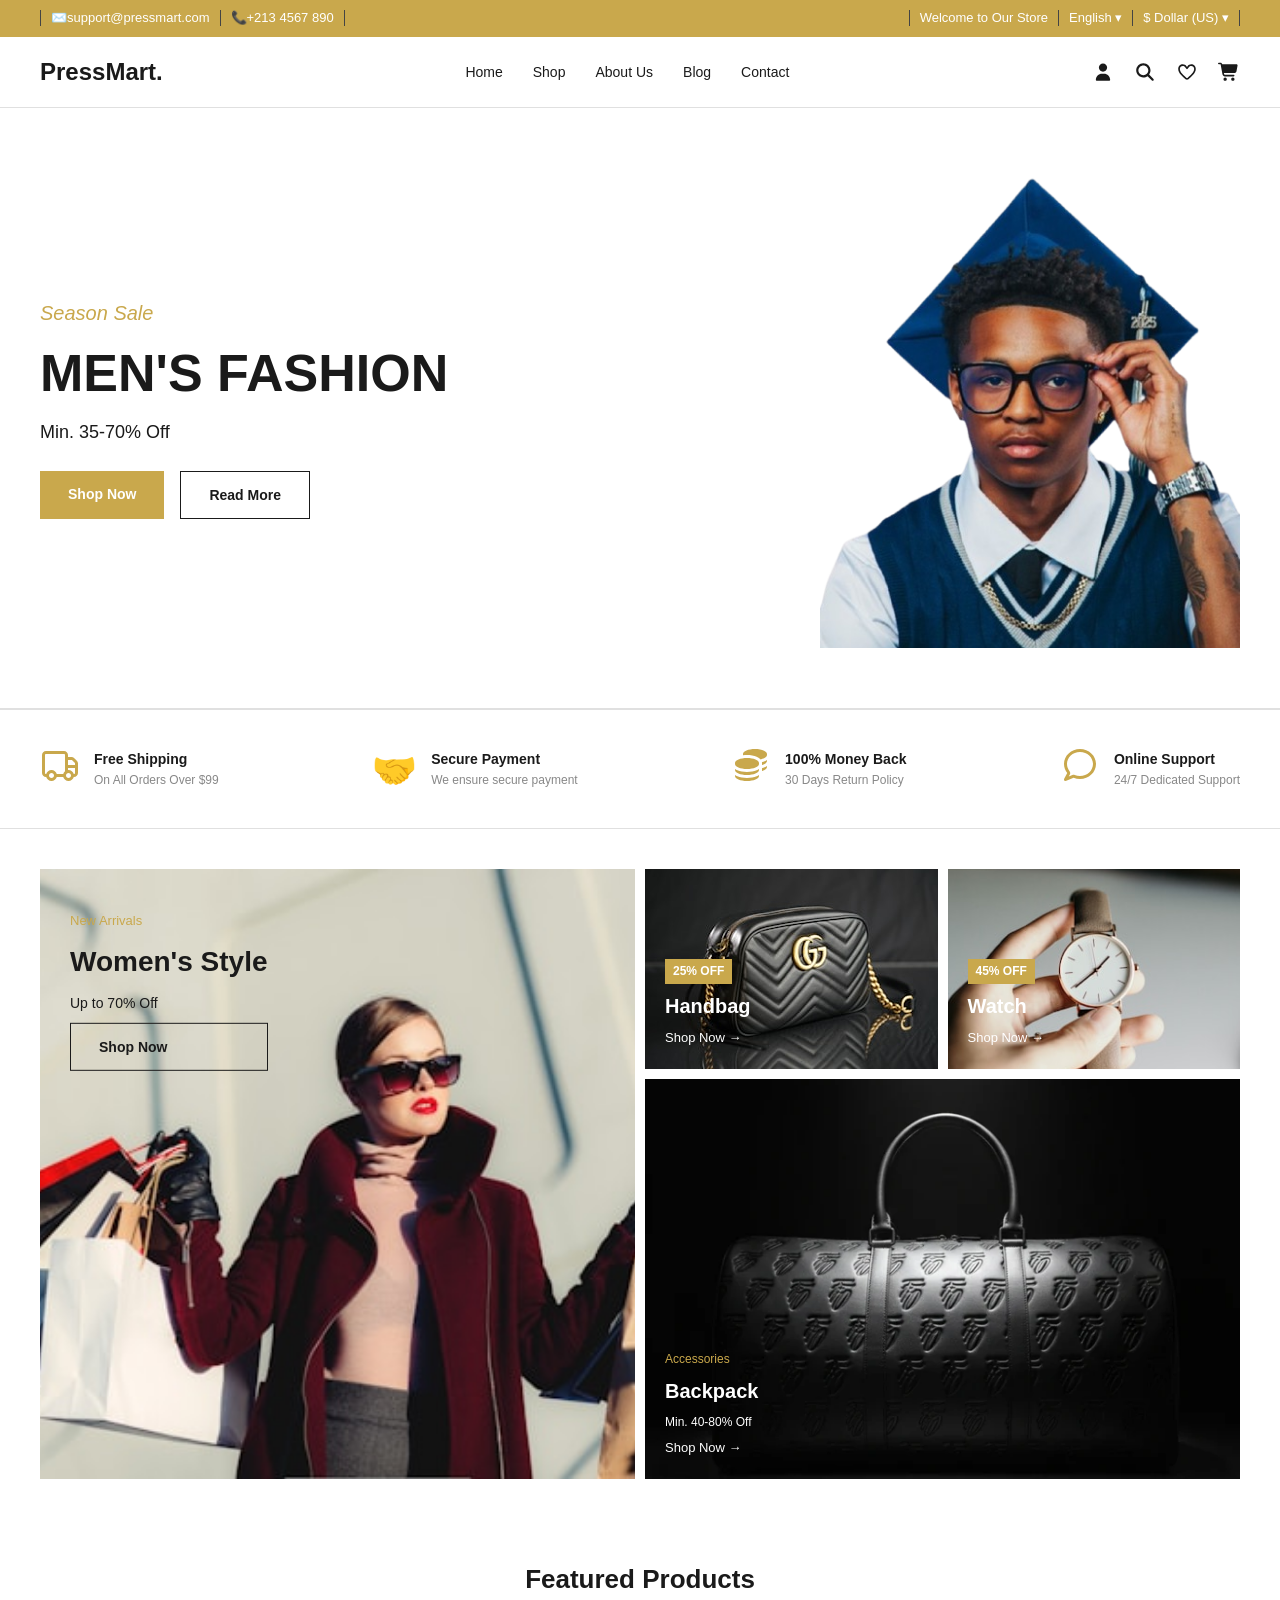
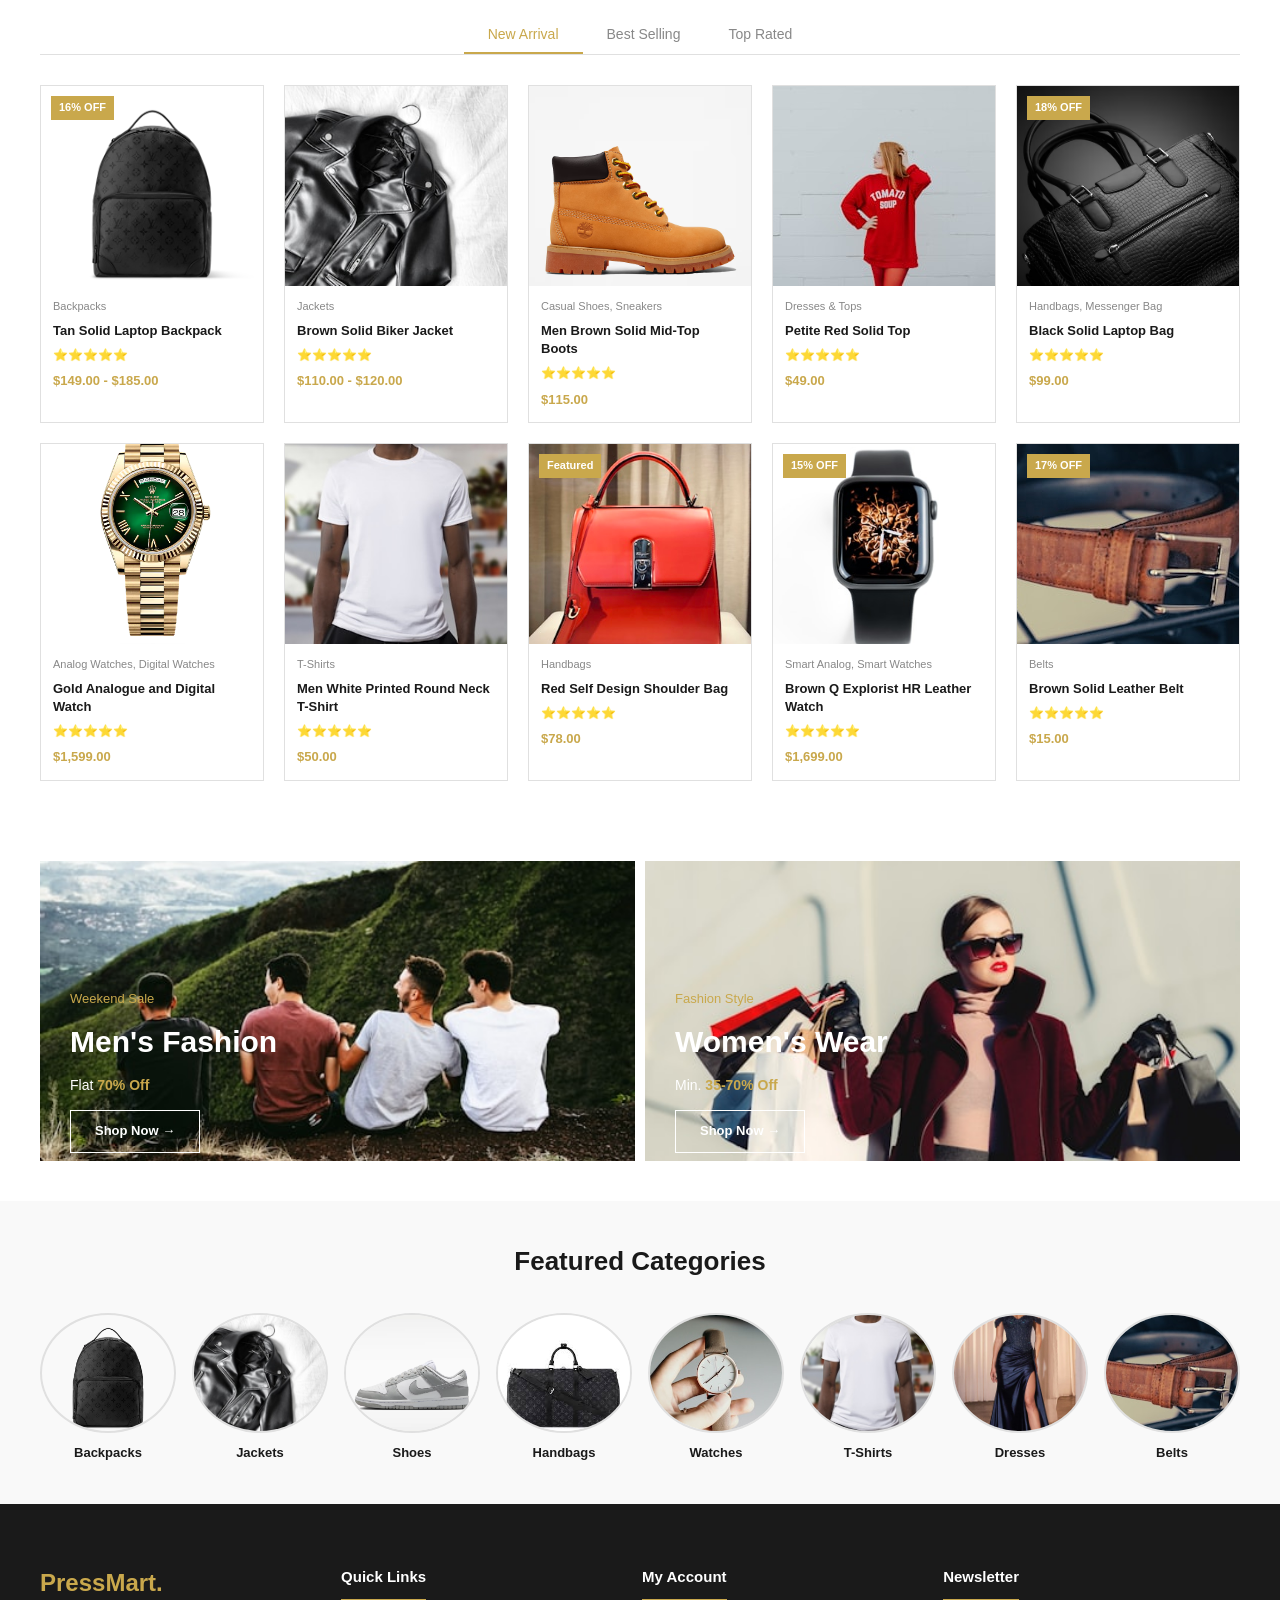
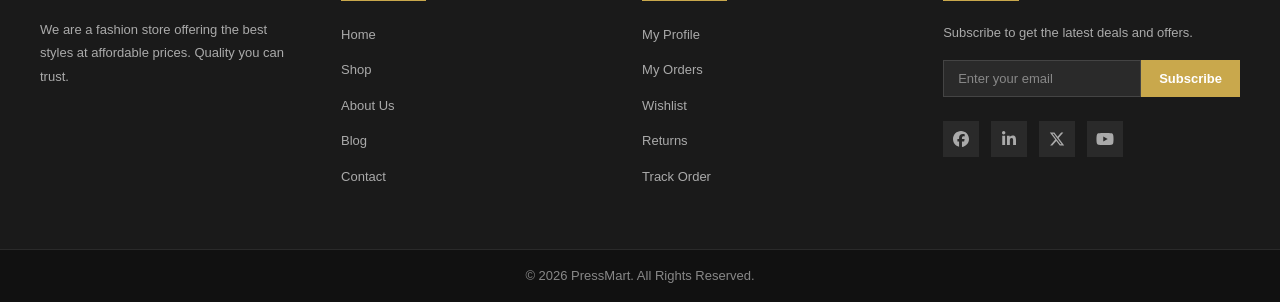
<file: index.html>
<!DOCTYPE html>
<html lang="en">
<head>
    <meta charset="UTF-8">
    <meta name="viewport" content="width=device-width, initial-scale=1.0">
    <title>Document</title>
    <link rel="stylesheet" href="style.css">
</head>
<body>
    <header>
        <div class="topbar">
            <div class="topbar-left">
              <div class="vertical-line"></div>
              <h3>✉️support@pressmart.com</h3>
              <div class="vertical-line"></div>
              <h3>📞+213 4567 890</h3>
              <div class="vertical-line"></div>
            </div>
            <div class="topbar-right">
               <div class="vertical-line"></div>
               <h3>Welcome to Our Store</h3>
               <div class="vertical-line"></div>
               <h3>English ▾</h3>
               <div class="vertical-line"></div>
               <h3>$ Dollar (US) ▾</h3>
               <div class="vertical-line"></div>
            </div>
        </div>
        <nav class="navbar">
            <div class="navbar-left">
                <h1>PressMart.</h1>
            </div>
            <ul class="navbar-center">
                <li><a href="fash.html">Home</a></li>
                <li><a href="shop.html">Shop</a></li>
                <li><a href="#">About Us</a></li>
                <li><a href="#">Blog</a></li>
                <li><a href="contact.html">Contact</a></li>
            </ul>
            <div class="navbar-right">
               <svg xmlns="http://www.w3.org/2000/svg" viewBox="0 0 640 640"><path d="M320 312C386.3 312 440 258.3 440 192C440 125.7 386.3 72 320 72C253.7 72 200 125.7 200 192C200 258.3 253.7 312 320 312zM290.3 368C191.8 368 112 447.8 112 546.3C112 562.7 125.3 576 141.7 576L498.3 576C514.7 576 528 562.7 528 546.3C528 447.8 448.2 368 349.7 368L290.3 368z"/></svg>
               <svg xmlns="http://www.w3.org/2000/svg" viewBox="0 0 640 640"><path d="M480 272C480 317.9 465.1 360.3 440 394.7L566.6 521.4C579.1 533.9 579.1 554.2 566.6 566.7C554.1 579.2 533.8 579.2 521.3 566.7L394.7 440C360.3 465.1 317.9 480 272 480C157.1 480 64 386.9 64 272C64 157.1 157.1 64 272 64C386.9 64 480 157.1 480 272zM272 416C351.5 416 416 351.5 416 272C416 192.5 351.5 128 272 128C192.5 128 128 192.5 128 272C128 351.5 192.5 416 272 416z"/></svg>
               <svg xmlns="http://www.w3.org/2000/svg" viewBox="0 0 640 640"><path d="M442.9 144C415.6 144 389.9 157.1 373.9 179.2L339.5 226.8C335 233 327.8 236.7 320.1 236.7C312.4 236.7 305.2 233 300.7 226.8L266.3 179.2C250.3 157.1 224.6 144 197.3 144C150.3 144 112.2 182.1 112.2 229.1C112.2 279 144.2 327.5 180.3 371.4C221.4 421.4 271.7 465.4 306.2 491.7C309.4 494.1 314.1 495.9 320.2 495.9C326.3 495.9 331 494.1 334.2 491.7C368.7 465.4 419 421.3 460.1 371.4C496.3 327.5 528.2 279 528.2 229.1C528.2 182.1 490.1 144 443.1 144zM335 151.1C360 116.5 400.2 96 442.9 96C516.4 96 576 155.6 576 229.1C576 297.7 533.1 358 496.9 401.9C452.8 455.5 399.6 502 363.1 529.8C350.8 539.2 335.6 543.9 320 543.9C304.4 543.9 289.2 539.2 276.9 529.8C240.4 502 187.2 455.5 143.1 402C106.9 358.1 64 297.7 64 229.1C64 155.6 123.6 96 197.1 96C239.8 96 280 116.5 305 151.1L320 171.8L335 151.1z"/></svg>
               <svg xmlns="http://www.w3.org/2000/svg" viewBox="0 0 640 640"><path d="M24 48C10.7 48 0 58.7 0 72C0 85.3 10.7 96 24 96L69.3 96C73.2 96 76.5 98.8 77.2 102.6L129.3 388.9C135.5 423.1 165.3 448 200.1 448L456 448C469.3 448 480 437.3 480 424C480 410.7 469.3 400 456 400L200.1 400C188.5 400 178.6 391.7 176.5 380.3L171.4 352L475 352C505.8 352 532.2 330.1 537.9 299.8L568.9 133.9C572.6 114.2 557.5 96 537.4 96L124.7 96L124.3 94C119.5 67.4 96.3 48 69.2 48L24 48zM208 576C234.5 576 256 554.5 256 528C256 501.5 234.5 480 208 480C181.5 480 160 501.5 160 528C160 554.5 181.5 576 208 576zM432 576C458.5 576 480 554.5 480 528C480 501.5 458.5 480 432 480C405.5 480 384 501.5 384 528C384 554.5 405.5 576 432 576z"/></svg>
            </div>
        </nav>
    </header>
    <section class="hero">
        <div class="hero-center">
            <p class="hero-sub">Season Sale</p>
            <h1 class="hero-title">MEN'S FASHION</h1>
            <p class="hero-desc">Min. 35-70% Off</p>
            <div class="hero-buttons">
               <a href="#" class="btn-primary">Shop Now</a>
               <a href="#" class="btn-secondary">Read More</a>
            </div>
        </div>
        <div class="hero-img">
            <img src="dark.png" alt="Men's Fashion">
        </div>
    </section>
    <section class="features">
        <div class="feature-item">
            <div class="feature-item-left">
              <svg xmlns="http://www.w3.org/2000/svg" viewBox="0 0 640 640"><path d="M96 144C87.2 144 80 151.2 80 160L80 448C80 456.8 87.2 464 96 464L99.3 464C109.7 427.1 143.7 400 184 400C224.3 400 258.2 427.1 268.7 464L371.3 464C376.2 446.6 386.4 431.3 400 420.1L400 160C400 151.2 392.8 144 384 144L96 144zM99.3 512L96 512C60.7 512 32 483.3 32 448L32 160C32 124.7 60.7 96 96 96L384 96C419.3 96 448 124.7 448 160L448 192L503.4 192C520.4 192 536.7 198.7 548.7 210.7L589.3 251.3C601.3 263.3 608 279.6 608 296.6L608 448C608 483.3 579.3 512 544 512L540.7 512C530.3 548.9 496.3 576 456 576C415.7 576 381.8 548.9 371.3 512L268.7 512C258.3 548.9 224.3 576 184 576C143.7 576 109.8 548.9 99.3 512zM448 320L560 320L560 296.6C560 292.4 558.3 288.3 555.3 285.3L514.7 244.7C511.7 241.7 507.6 240 503.4 240L448 240L448 320zM448 368L448 400.4C450.6 400.2 453.3 400 456 400C496.3 400 530.2 427.1 540.7 464L544 464C552.8 464 560 456.8 560 448L560 368L448 368zM184 528C206.1 528 224 510.1 224 488C224 465.9 206.1 448 184 448C161.9 448 144 465.9 144 488C144 510.1 161.9 528 184 528zM456 528C478.1 528 496 510.1 496 488C496 465.9 478.1 448 456 448C433.9 448 416 465.9 416 488C416 510.1 433.9 528 456 528z"/></svg>
            </div>
            <div class="feature-text">
               <h4>Free Shipping</h4>
               <p>On All Orders Over $99</p>
            </div>
        </div>
        <div class="feature-item">
            <div class="feature-item-left">
              <h1>🤝</h1>
            </div>
            <div class="feature-text">
               <h4>Secure Payment</h4>
               <p>We ensure secure payment</p>
            </div>
        </div>
        <div class="feature-item">
            <div class="feature-item-left">
              <svg xmlns="http://www.w3.org/2000/svg" viewBox="0 0 640 640"><path d="M192 160L192 144C192 99.8 278 64 384 64C490 64 576 99.8 576 144L576 160C576 190.6 534.7 217.2 474 230.7C471.6 227.9 469.1 225.2 466.6 222.7C451.1 207.4 431.1 195.8 410.2 187.2C368.3 169.7 313.7 160.1 256 160.1C234.1 160.1 212.7 161.5 192.2 164.2C192 162.9 192 161.5 192 160.1zM496 417L496 370.8C511.1 366.9 525.3 362.3 538.2 356.9C551.4 351.4 564.3 344.7 576 336.6L576 352C576 378.8 544.5 402.5 496 417zM496 321L496 288C496 283.5 495.6 279.2 495 275C510.5 271.1 525 266.4 538.2 260.8C551.4 255.2 564.3 248.6 576 240.5L576 255.9C576 282.7 544.5 306.4 496 320.9zM64 304L64 288C64 243.8 150 208 256 208C362 208 448 243.8 448 288L448 304C448 348.2 362 384 256 384C150 384 64 348.2 64 304zM448 400C448 444.2 362 480 256 480C150 480 64 444.2 64 400L64 384.6C75.6 392.7 88.5 399.3 101.8 404.9C143.7 422.4 198.3 432 256 432C313.7 432 368.3 422.3 410.2 404.9C423.4 399.4 436.3 392.7 448 384.6L448 400zM448 480.6L448 496C448 540.2 362 576 256 576C150 576 64 540.2 64 496L64 480.6C75.6 488.7 88.5 495.3 101.8 500.9C143.7 518.4 198.3 528 256 528C313.7 528 368.3 518.3 410.2 500.9C423.4 495.4 436.3 488.7 448 480.6z"/></svg>
            </div>
            <div class="feature-text">
               <h4>100% Money Back</h4>
               <p>30 Days Return Policy</p>
            </div>
        </div>
        <div class="feature-item">
            <div class="feature-item-left">
              <svg xmlns="http://www.w3.org/2000/svg" viewBox="0 0 640 640"><path d="M115.9 448.9C83.3 408.6 64 358.4 64 304C64 171.5 178.6 64 320 64C461.4 64 576 171.5 576 304C576 436.5 461.4 544 320 544C283.5 544 248.8 536.8 217.4 524L101 573.9C97.3 575.5 93.5 576 89.5 576C75.4 576 64 564.6 64 550.5C64 546.2 65.1 542 67.1 538.3L115.9 448.9zM153.2 418.7C165.4 433.8 167.3 454.8 158 471.9L140 505L198.5 479.9C210.3 474.8 223.7 474.7 235.6 479.6C261.3 490.1 289.8 496 319.9 496C437.7 496 527.9 407.2 527.9 304C527.9 200.8 437.8 112 320 112C202.2 112 112 200.8 112 304C112 346.8 127.1 386.4 153.2 418.7z"/></svg>
            </div>
            <div class="feature-text">
               <h4>Online Support</h4>
               <p>24/7 Dedicated Support</p>
            </div>
        </div>
    </section>
<section class="promo-grid">
    <div class="promo-large">
        <img src="lady.jpg" alt="Women's Style">
        <div class="promo-large-text">
            <p>New Arrivals</p>
            <h2>Women's Style</h2>
            <span>Up to 70% Off</span>
            <a href="#" class="btn-secondary">Shop Now</a>
        </div>
    </div>
    <div class="promo-right">
        <div class="promo-top">
            <div class="promo-small">
                <img src="bag.jpg" alt="Handbag">
                <div class="promo-small-text">
                    <span class="promo-tag">25% OFF</span>
                    <h3>Handbag</h3>
                    <a href="#">Shop Now →</a>
                </div>
            </div>
            <div class="promo-small">
                <img src="watch.jpg" alt="Watch">
                <div class="promo-small-text">
                    <span class="promo-tag">45% OFF</span>
                    <h3>Watch</h3>
                    <a href="#">Shop Now →</a>
                </div>
            </div>
        </div>
        <div class="promo-wide">
            <img src="Duffel.jpg" alt="Backpack">
            <div class="promo-small-text">
                <p>Accessories</p>
                <h3>Backpack</h3>
                <span>Min. 40-80% Off</span>
                <a href="#">Shop Now →</a>
            </div>
        </div>
    </div>
</section>
<section class="featured-products">
    <h2 class="section-title">Featured Products</h2>
    <div class="product-tabs">
        <button class="tab active">New Arrival</button>
        <button class="tab">Best Selling</button>
        <button class="tab">Top Rated</button>
    </div>
    <div class="product-grid">

        <div class="product-card">
            <div class="product-img">
                <img src="backpack.jpg" alt="Backpack">
                <span class="product-badge">16% OFF</span>
            </div>
            <div class="product-info">
                <p class="product-category">Backpacks</p>
                <h4 class="product-name">Tan Solid Laptop Backpack</h4>
                <div class="product-rating">⭐⭐⭐⭐⭐</div>
                <p class="product-price">$149.00 - $185.00</p>
            </div>
        </div>
        <div class="product-card">
            <div class="product-img">
                <img src="jacket.jpg" alt="Jacket">
            </div>
            <div class="product-info">
                <p class="product-category">Jackets</p>
                <h4 class="product-name">Brown Solid Biker Jacket</h4>
                <div class="product-rating">⭐⭐⭐⭐⭐</div>
                <p class="product-price">$110.00 - $120.00</p>
            </div>
        </div>
        <div class="product-card">
            <div class="product-img">
                <img src="boots.jpg" alt="Boots">
            </div>
            <div class="product-info">
                <p class="product-category">Casual Shoes, Sneakers</p>
                <h4 class="product-name">Men Brown Solid Mid-Top Boots</h4>
                <div class="product-rating">⭐⭐⭐⭐⭐</div>
                <p class="product-price">$115.00</p>
            </div>
        </div>
        <div class="product-card">
            <div class="product-img">
                <img src="top.jpg" alt="Top">
            </div>
            <div class="product-info">
                <p class="product-category">Dresses & Tops</p>
                <h4 class="product-name">Petite Red Solid Top</h4>
                <div class="product-rating">⭐⭐⭐⭐⭐</div>
                <p class="product-price">$49.00</p>
            </div>
        </div>
        <div class="product-card">
            <div class="product-img">
                <img src="laptopbag.jpg" alt="Laptop Bag">
                <span class="product-badge">18% OFF</span>
            </div>
            <div class="product-info">
                <p class="product-category">Handbags, Messenger Bag</p>
                <h4 class="product-name">Black Solid Laptop Bag</h4>
                <div class="product-rating">⭐⭐⭐⭐⭐</div>
                <p class="product-price">$99.00</p>
            </div>
        </div>

        <div class="product-card">
            <div class="product-img">
                <img src="watch2.jpg" alt="Watch">
            </div>
            <div class="product-info">
                <p class="product-category">Analog Watches, Digital Watches</p>
                <h4 class="product-name">Gold Analogue and Digital Watch</h4>
                <div class="product-rating">⭐⭐⭐⭐⭐</div>
                <p class="product-price">$1,599.00</p>
            </div>
        </div>
        <div class="product-card">
            <div class="product-img">
                <img src="tshirt.jpg" alt="T-Shirt">
            </div>
            <div class="product-info">
                <p class="product-category">T-Shirts</p>
                <h4 class="product-name">Men White Printed Round Neck T-Shirt</h4>
                <div class="product-rating">⭐⭐⭐⭐⭐</div>
                <p class="product-price">$50.00</p>
            </div>
        </div>
        <div class="product-card">
            <div class="product-img">
                <img src="handbag2.jpg" alt="Handbag">
                <span class="product-badge">Featured</span>
            </div>
            <div class="product-info">
                <p class="product-category">Handbags</p>
                <h4 class="product-name">Red Self Design Shoulder Bag</h4>
                <div class="product-rating">⭐⭐⭐⭐⭐</div>
                <p class="product-price">$78.00</p>
            </div>
        </div>
        <div class="product-card">
            <div class="product-img">
                <img src="smartwatch.jpg" alt="Smart Watch">
                <span class="product-badge">15% OFF</span>
            </div>
            <div class="product-info">
                <p class="product-category">Smart Analog, Smart Watches</p>
                <h4 class="product-name">Brown Q Explorist HR Leather Watch</h4>
                <div class="product-rating">⭐⭐⭐⭐⭐</div>
                <p class="product-price">$1,699.00</p>
            </div>
        </div>
        <div class="product-card">
            <div class="product-img">
                <img src="belt.jpg" alt="Belt">
                <span class="product-badge">17% OFF</span>
            </div>
            <div class="product-info">
                <p class="product-category">Belts</p>
                <h4 class="product-name">Brown Solid Leather Belt</h4>
                <div class="product-rating">⭐⭐⭐⭐⭐</div>
                <p class="product-price">$15.00</p>
            </div>
        </div>

    </div>
</section>
<section class="mid-banners">
    <div class="mid-banners-item">
        <img src="boys.jpg" alt="Men's Fashion">
        <div class="mid-banner-text">
            <p>Weekend Sale</p>
            <h2>Men's Fashion</h2>
            <span>Flat <strong>70% Off</strong></span>
            <a href="#" class="btn-secondary">Shop Now →</a>
        </div>
    </div>
    <div class="mid-banners-item">
       <img src="lady.jpg" alt="Women's Wear">
        <div class="mid-banner-text">
            <p>Fashion Style</p>
            <h2>Women's Wear</h2>
            <span>Min. <strong>35-70% Off</strong></span>
            <a href="#" class="btn-secondary">Shop Now →</a>
       </div>
    </div>
</section>
<section class="categories">
    <h2 class="section-title">Featured Categories</h2>
    <div class="category-grid">
        <div class="category-card">
            <img src="backpack.jpg" alt="Backpacks">
            <h4>Backpacks</h4>
        </div>
        <div class="category-card">
            <img src="jacket.jpg" alt="Jackets">
            <h4>Jackets</h4>
        </div>
        <div class="category-card">
            <img src="shoes.jpg" alt="Shoes">
            <h4>Shoes</h4>
        </div>
        <div class="category-card">
            <img src="handbag.jpg" alt="Handbags">
            <h4>Handbags</h4>
        </div>
        <div class="category-card">
            <img src="watch.jpg" alt="Watches">
            <h4>Watches</h4>
        </div>
        <div class="category-card">
            <img src="tshirt.jpg" alt="T-Shirts">
            <h4>T-Shirts</h4>
        </div>
        <div class="category-card">
            <img src="dresses.jpg" alt="Dresses">
            <h4>Dresses</h4>
        </div>
        <div class="category-card">
            <img src="belt.jpg" alt="Belts">
            <h4>Belts</h4>
        </div>
    </div>
</section>
<footer class="footer">
    <div class="footer-top">
        <div class="footer-col">
            <h2 class="footer-logo">PressMart.</h2>
            <p class="footer-about">We are a fashion store offering the best styles at affordable prices. Quality you can trust.</p>
        </div>
        <div class="footer-col">
            <h4 class="footer-heading">Quick Links</h4>
            <ul class="footer-links">
                <li><a href="index.html">Home</a></li>
                <li><a href="shop.html">Shop</a></li>
                <li><a href="#">About Us</a></li>
                <li><a href="#">Blog</a></li>
                <li><a href="contact.html">Contact</a></li>
            </ul>
        </div>
        <div class="footer-col">
            <h4 class="footer-heading">My Account</h4>
            <ul class="footer-links">
                <li><a href="#">My Profile</a></li>
                <li><a href="#">My Orders</a></li>
                <li><a href="#">Wishlist</a></li>
                <li><a href="#">Returns</a></li>
                <li><a href="#">Track Order</a></li>
            </ul>
        </div>
        <div class="footer-col">
            <h4 class="footer-heading">Newsletter</h4>
            <p class="footer-newsletter-text">Subscribe to get the latest deals and offers.</p>
            <div class="footer-newsletter">
                <input type="email" placeholder="Enter your email">
                <button>Subscribe</button>
            </div>
            <div class="footer-socials">
                <svg xmlns="http://www.w3.org/2000/svg" viewBox="0 0 640 640"><path d="M576 320C576 178.6 461.4 64 320 64C178.6 64 64 178.6 64 320C64 440 146.7 540.8 258.2 568.5L258.2 398.2L205.4 398.2L205.4 320L258.2 320L258.2 286.3C258.2 199.2 297.6 158.8 383.2 158.8C399.4 158.8 427.4 162 438.9 165.2L438.9 236C432.9 235.4 422.4 235 409.3 235C367.3 235 351.1 250.9 351.1 292.2L351.1 320L434.7 320L420.3 398.2L351 398.2L351 574.1C477.8 558.8 576 450.9 576 320z"/></svg>
                <svg xmlns="http://www.w3.org/2000/svg" viewBox="0 0 640 640"><path d="M196.3 512L103.4 512L103.4 212.9L196.3 212.9L196.3 512zM149.8 172.1C120.1 172.1 96 147.5 96 117.8C96 103.5 101.7 89.9 111.8 79.8C121.9 69.7 135.6 64 149.8 64C164 64 177.7 69.7 187.8 79.8C197.9 89.9 203.6 103.6 203.6 117.8C203.6 147.5 179.5 172.1 149.8 172.1zM543.9 512L451.2 512L451.2 366.4C451.2 331.7 450.5 287.2 402.9 287.2C354.6 287.2 347.2 324.9 347.2 363.9L347.2 512L254.4 512L254.4 212.9L343.5 212.9L343.5 253.7L344.8 253.7C357.2 230.2 387.5 205.4 432.7 205.4C526.7 205.4 544 267.3 544 347.7L544 512L543.9 512z"/></svg>
                <svg xmlns="http://www.w3.org/2000/svg" viewBox="0 0 640 640"><path d="M453.2 112L523.8 112L369.6 288.2L551 528L409 528L297.7 382.6L170.5 528L99.8 528L264.7 339.5L90.8 112L236.4 112L336.9 244.9L453.2 112zM428.4 485.8L467.5 485.8L215.1 152L173.1 152L428.4 485.8z"/></svg>
                <svg xmlns="http://www.w3.org/2000/svg" viewBox="0 0 640 640"><path d="M581.7 188.1C575.5 164.4 556.9 145.8 533.4 139.5C490.9 128 320.1 128 320.1 128C320.1 128 149.3 128 106.7 139.5C83.2 145.8 64.7 164.4 58.4 188.1C47 231 47 320.4 47 320.4C47 320.4 47 409.8 58.4 452.7C64.7 476.3 83.2 494.2 106.7 500.5C149.3 512 320.1 512 320.1 512C320.1 512 490.9 512 533.5 500.5C557 494.2 575.5 476.3 581.8 452.7C593.2 409.8 593.2 320.4 593.2 320.4C593.2 320.4 593.2 231 581.8 188.1zM264.2 401.6L264.2 239.2L406.9 320.4L264.2 401.6z"/></svg>
            </div>
        </div>
    </div>
    <div class="footer-bottom">
        <p>© 2026 PressMart. All Rights Reserved.</p>
    </div>
</footer>
</body>
</html>
</file>
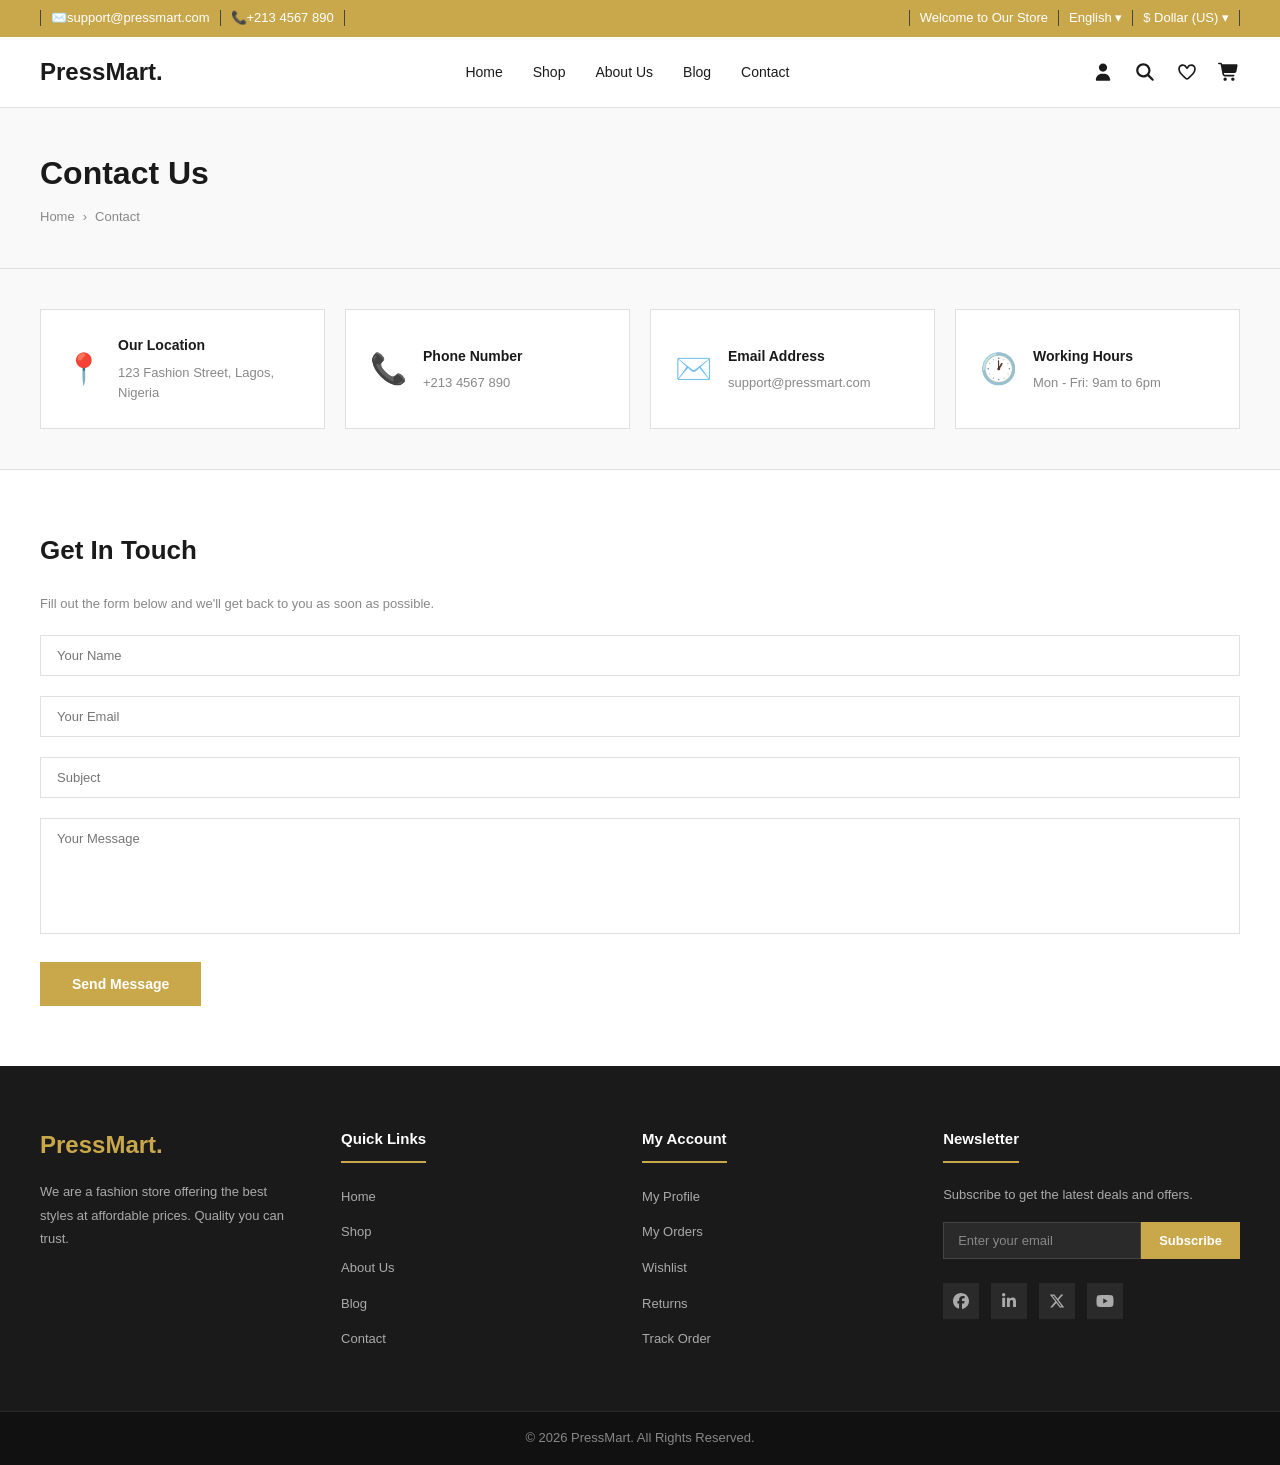
<file: contact.html>
<!DOCTYPE html>
<html lang="en">
<head>
    <meta charset="UTF-8">
    <meta name="viewport" content="width=device-width, initial-scale=1.0">
    <title>Document</title>
    <link rel="stylesheet" href="style.css">
    <link rel="stylesheet" href="contact.css">
</head>
<body>
<header>
        <div class="topbar">
            <div class="topbar-left">
              <div class="vertical-line"></div>
              <h3>✉️support@pressmart.com</h3>
              <div class="vertical-line"></div>
              <h3>📞+213 4567 890</h3>
              <div class="vertical-line"></div>
            </div>
            <div class="topbar-right">
               <div class="vertical-line"></div>
               <h3>Welcome to Our Store</h3>
               <div class="vertical-line"></div>
               <h3>English ▾</h3>
               <div class="vertical-line"></div>
               <h3>$ Dollar (US) ▾</h3>
               <div class="vertical-line"></div>
            </div>
        </div>
        <nav class="navbar">
            <div class="navbar-left">
                <h1>PressMart.</h1>
            </div>
            <ul class="navbar-center">
                <li><a href="index.html">Home</a></li>
                <li><a href="shop.html">Shop</a></li>
                <li><a href="#">About Us</a></li>
                <li><a href="#">Blog</a></li>
                <li><a href="contact.html">Contact</a></li>
            </ul>
            <div class="navbar-right">
               <svg xmlns="http://www.w3.org/2000/svg" viewBox="0 0 640 640"><path d="M320 312C386.3 312 440 258.3 440 192C440 125.7 386.3 72 320 72C253.7 72 200 125.7 200 192C200 258.3 253.7 312 320 312zM290.3 368C191.8 368 112 447.8 112 546.3C112 562.7 125.3 576 141.7 576L498.3 576C514.7 576 528 562.7 528 546.3C528 447.8 448.2 368 349.7 368L290.3 368z"/></svg>
               <svg xmlns="http://www.w3.org/2000/svg" viewBox="0 0 640 640"><path d="M480 272C480 317.9 465.1 360.3 440 394.7L566.6 521.4C579.1 533.9 579.1 554.2 566.6 566.7C554.1 579.2 533.8 579.2 521.3 566.7L394.7 440C360.3 465.1 317.9 480 272 480C157.1 480 64 386.9 64 272C64 157.1 157.1 64 272 64C386.9 64 480 157.1 480 272zM272 416C351.5 416 416 351.5 416 272C416 192.5 351.5 128 272 128C192.5 128 128 192.5 128 272C128 351.5 192.5 416 272 416z"/></svg>
               <svg xmlns="http://www.w3.org/2000/svg" viewBox="0 0 640 640"><path d="M442.9 144C415.6 144 389.9 157.1 373.9 179.2L339.5 226.8C335 233 327.8 236.7 320.1 236.7C312.4 236.7 305.2 233 300.7 226.8L266.3 179.2C250.3 157.1 224.6 144 197.3 144C150.3 144 112.2 182.1 112.2 229.1C112.2 279 144.2 327.5 180.3 371.4C221.4 421.4 271.7 465.4 306.2 491.7C309.4 494.1 314.1 495.9 320.2 495.9C326.3 495.9 331 494.1 334.2 491.7C368.7 465.4 419 421.3 460.1 371.4C496.3 327.5 528.2 279 528.2 229.1C528.2 182.1 490.1 144 443.1 144zM335 151.1C360 116.5 400.2 96 442.9 96C516.4 96 576 155.6 576 229.1C576 297.7 533.1 358 496.9 401.9C452.8 455.5 399.6 502 363.1 529.8C350.8 539.2 335.6 543.9 320 543.9C304.4 543.9 289.2 539.2 276.9 529.8C240.4 502 187.2 455.5 143.1 402C106.9 358.1 64 297.7 64 229.1C64 155.6 123.6 96 197.1 96C239.8 96 280 116.5 305 151.1L320 171.8L335 151.1z"/></svg>
               <svg xmlns="http://www.w3.org/2000/svg" viewBox="0 0 640 640"><path d="M24 48C10.7 48 0 58.7 0 72C0 85.3 10.7 96 24 96L69.3 96C73.2 96 76.5 98.8 77.2 102.6L129.3 388.9C135.5 423.1 165.3 448 200.1 448L456 448C469.3 448 480 437.3 480 424C480 410.7 469.3 400 456 400L200.1 400C188.5 400 178.6 391.7 176.5 380.3L171.4 352L475 352C505.8 352 532.2 330.1 537.9 299.8L568.9 133.9C572.6 114.2 557.5 96 537.4 96L124.7 96L124.3 94C119.5 67.4 96.3 48 69.2 48L24 48zM208 576C234.5 576 256 554.5 256 528C256 501.5 234.5 480 208 480C181.5 480 160 501.5 160 528C160 554.5 181.5 576 208 576zM432 576C458.5 576 480 554.5 480 528C480 501.5 458.5 480 432 480C405.5 480 384 501.5 384 528C384 554.5 405.5 576 432 576z"/></svg>
            </div>
        </nav>
</header>
<section class="page-header">
    <div class="page-header-content">
        <h1>Contact Us</h1>
        <div class="breadcrumb">
            <a href="index.html">Home</a>
            <span>›</span>
            <span class="breadcrumb-active">Contact</span>
        </div>
    </div>
</section>
<section class="contact-cards">
    <div class="contact-card">
        <div class="contact-card-icon">📍</div>
        <div class="contact-card-text">
            <h4>Our Location</h4>
            <p>123 Fashion Street, Lagos, Nigeria</p>
        </div>
    </div>
    <div class="contact-card">
        <div class="contact-card-icon">📞</div>
        <div class="contact-card-text">
            <h4>Phone Number</h4>
            <p>+213 4567 890</p>
        </div>
    </div>
    <div class="contact-card">
        <div class="contact-card-icon">✉️</div>
        <div class="contact-card-text">
            <h4>Email Address</h4>
            <p>support@pressmart.com</p>
        </div>
    </div>
    <div class="contact-card">
        <div class="contact-card-icon">🕐</div>
        <div class="contact-card-text">
            <h4>Working Hours</h4>
            <p>Mon - Fri: 9am to 6pm</p>
        </div>
    </div>
</section>
<section class="contact-body">
    <div class="contact-form">
        <h2>Get In Touch</h2>
        <p>Fill out the form below and we'll get back to you as soon as possible.</p>
        <div class="form-group">
            <input type="text" placeholder="Your Name">
        </div>
        <div class="form-group">
            <input type="email" placeholder="Your Email">
        </div>
        <div class="form-group">
            <input type="text" placeholder="Subject">
        </div>
        <div class="form-group">
            <textarea placeholder="Your Message" rows="6"></textarea>
        </div>
        <button class="btn-primary">Send Message</button>
    </div>
</section>
<footer class="footer">
    <div class="footer-top">
        <div class="footer-col">
            <h2 class="footer-logo">PressMart.</h2>
            <p class="footer-about">We are a fashion store offering the best styles at affordable prices. Quality you can trust.</p>
        </div>
        <div class="footer-col">
            <h4 class="footer-heading">Quick Links</h4>
            <ul class="footer-links">
                <li><a href="index.html">Home</a></li>
                <li><a href="shop.html">Shop</a></li>
                <li><a href="#">About Us</a></li>
                <li><a href="#">Blog</a></li>
                <li><a href="contact.html">Contact</a></li>
            </ul>
        </div>
        <div class="footer-col">
            <h4 class="footer-heading">My Account</h4>
            <ul class="footer-links">
                <li><a href="#">My Profile</a></li>
                <li><a href="#">My Orders</a></li>
                <li><a href="#">Wishlist</a></li>
                <li><a href="#">Returns</a></li>
                <li><a href="#">Track Order</a></li>
            </ul>
        </div>
        <div class="footer-col">
            <h4 class="footer-heading">Newsletter</h4>
            <p class="footer-newsletter-text">Subscribe to get the latest deals and offers.</p>
            <div class="footer-newsletter">
                <input type="email" placeholder="Enter your email">
                <button>Subscribe</button>
            </div>
            <div class="footer-socials">
                <svg xmlns="http://www.w3.org/2000/svg" viewBox="0 0 640 640"><path d="M576 320C576 178.6 461.4 64 320 64C178.6 64 64 178.6 64 320C64 440 146.7 540.8 258.2 568.5L258.2 398.2L205.4 398.2L205.4 320L258.2 320L258.2 286.3C258.2 199.2 297.6 158.8 383.2 158.8C399.4 158.8 427.4 162 438.9 165.2L438.9 236C432.9 235.4 422.4 235 409.3 235C367.3 235 351.1 250.9 351.1 292.2L351.1 320L434.7 320L420.3 398.2L351 398.2L351 574.1C477.8 558.8 576 450.9 576 320z"/></svg>
                <svg xmlns="http://www.w3.org/2000/svg" viewBox="0 0 640 640"><path d="M196.3 512L103.4 512L103.4 212.9L196.3 212.9L196.3 512zM149.8 172.1C120.1 172.1 96 147.5 96 117.8C96 103.5 101.7 89.9 111.8 79.8C121.9 69.7 135.6 64 149.8 64C164 64 177.7 69.7 187.8 79.8C197.9 89.9 203.6 103.6 203.6 117.8C203.6 147.5 179.5 172.1 149.8 172.1zM543.9 512L451.2 512L451.2 366.4C451.2 331.7 450.5 287.2 402.9 287.2C354.6 287.2 347.2 324.9 347.2 363.9L347.2 512L254.4 512L254.4 212.9L343.5 212.9L343.5 253.7L344.8 253.7C357.2 230.2 387.5 205.4 432.7 205.4C526.7 205.4 544 267.3 544 347.7L544 512L543.9 512z"/></svg>
                <svg xmlns="http://www.w3.org/2000/svg" viewBox="0 0 640 640"><path d="M453.2 112L523.8 112L369.6 288.2L551 528L409 528L297.7 382.6L170.5 528L99.8 528L264.7 339.5L90.8 112L236.4 112L336.9 244.9L453.2 112zM428.4 485.8L467.5 485.8L215.1 152L173.1 152L428.4 485.8z"/></svg>
                <svg xmlns="http://www.w3.org/2000/svg" viewBox="0 0 640 640"><path d="M581.7 188.1C575.5 164.4 556.9 145.8 533.4 139.5C490.9 128 320.1 128 320.1 128C320.1 128 149.3 128 106.7 139.5C83.2 145.8 64.7 164.4 58.4 188.1C47 231 47 320.4 47 320.4C47 320.4 47 409.8 58.4 452.7C64.7 476.3 83.2 494.2 106.7 500.5C149.3 512 320.1 512 320.1 512C320.1 512 490.9 512 533.5 500.5C557 494.2 575.5 476.3 581.8 452.7C593.2 409.8 593.2 320.4 593.2 320.4C593.2 320.4 593.2 231 581.8 188.1zM264.2 401.6L264.2 239.2L406.9 320.4L264.2 401.6z"/></svg>
            </div>
        </div>
    </div>
    <div class="footer-bottom">
        <p>© 2026 PressMart. All Rights Reserved.</p>
    </div>
</footer>
</body>
</html>
</file>
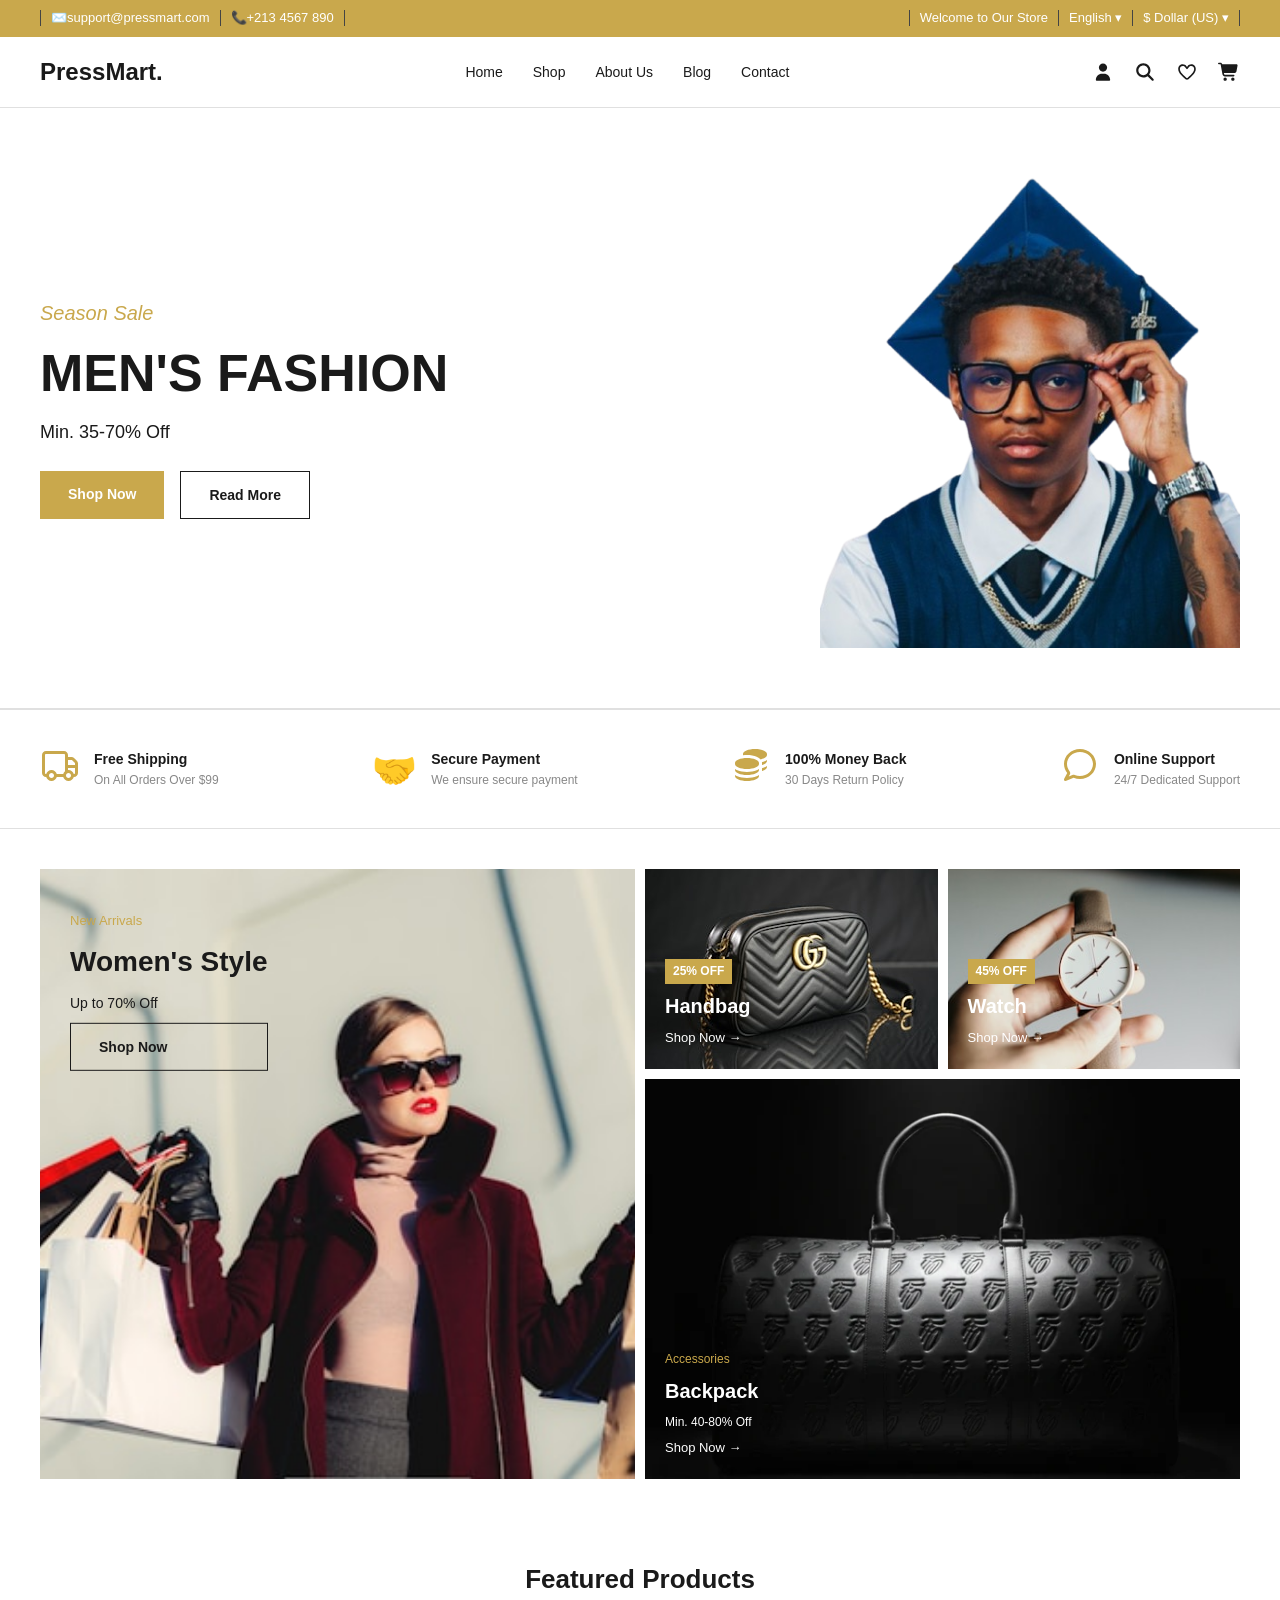
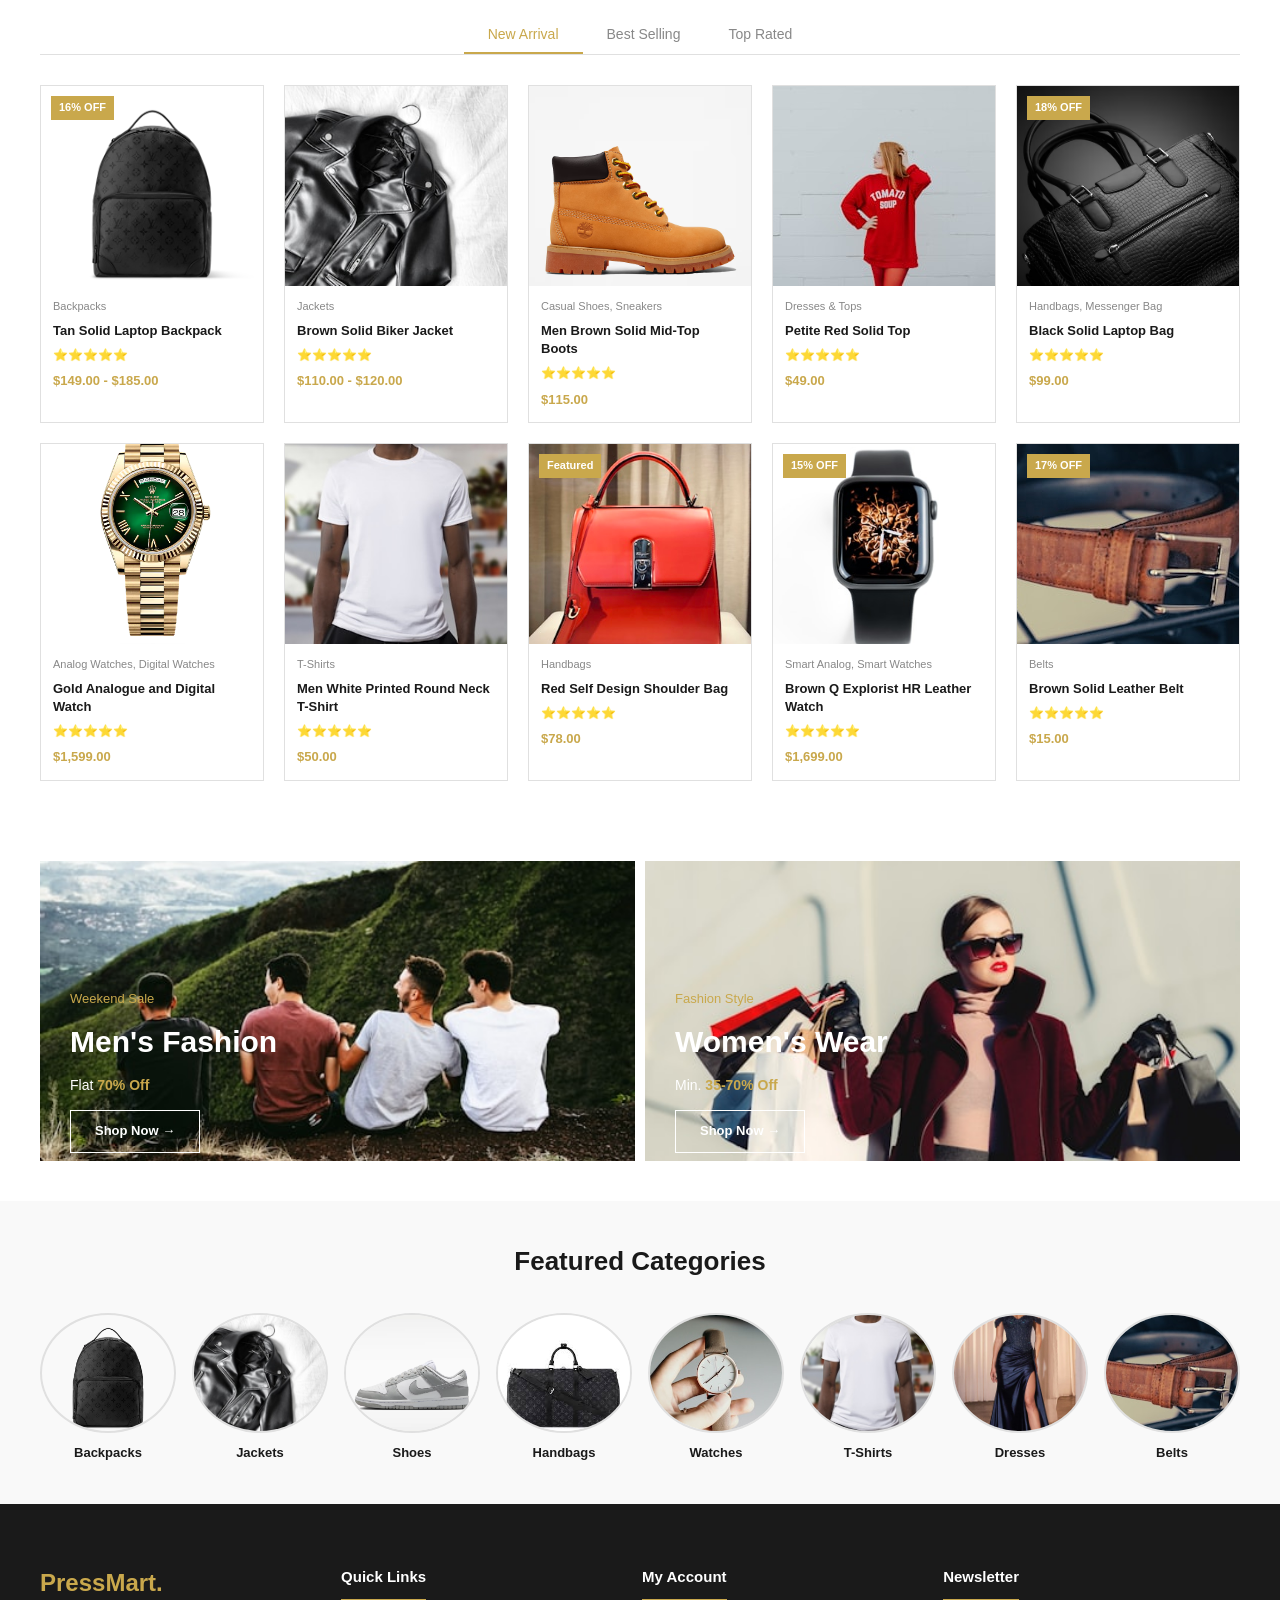
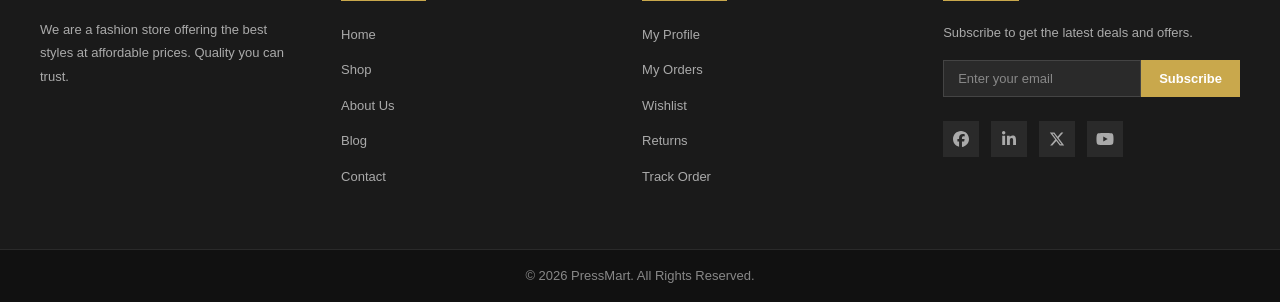
<file: fash.html>
<!DOCTYPE html>
<html lang="en">
<head>
    <meta charset="UTF-8">
    <meta name="viewport" content="width=device-width, initial-scale=1.0">
    <title>Document</title>
    <link rel="stylesheet" href="fash.css">
</head>
<body>
    <header>
        <div class="topbar">
            <div class="topbar-left">
              <div class="vertical-line"></div>
              <h3>✉️support@pressmart.com</h3>
              <div class="vertical-line"></div>
              <h3>📞+213 4567 890</h3>
              <div class="vertical-line"></div>
            </div>
            <div class="topbar-right">
               <div class="vertical-line"></div>
               <h3>Welcome to Our Store</h3>
               <div class="vertical-line"></div>
               <h3>English ▾</h3>
               <div class="vertical-line"></div>
               <h3>$ Dollar (US) ▾</h3>
               <div class="vertical-line"></div>
            </div>
        </div>
        <nav class="navbar">
            <div class="navbar-left">
                <h1>PressMart.</h1>
            </div>
            <ul class="navbar-center">
                <li><a href="fash.html">Home</a></li>
                <li><a href="shop.html">Shop</a></li>
                <li><a href="#">About Us</a></li>
                <li><a href="#">Blog</a></li>
                <li><a href="contact.html">Contact</a></li>
            </ul>
            <div class="navbar-right">
               <svg xmlns="http://www.w3.org/2000/svg" viewBox="0 0 640 640"><path d="M320 312C386.3 312 440 258.3 440 192C440 125.7 386.3 72 320 72C253.7 72 200 125.7 200 192C200 258.3 253.7 312 320 312zM290.3 368C191.8 368 112 447.8 112 546.3C112 562.7 125.3 576 141.7 576L498.3 576C514.7 576 528 562.7 528 546.3C528 447.8 448.2 368 349.7 368L290.3 368z"/></svg>
               <svg xmlns="http://www.w3.org/2000/svg" viewBox="0 0 640 640"><path d="M480 272C480 317.9 465.1 360.3 440 394.7L566.6 521.4C579.1 533.9 579.1 554.2 566.6 566.7C554.1 579.2 533.8 579.2 521.3 566.7L394.7 440C360.3 465.1 317.9 480 272 480C157.1 480 64 386.9 64 272C64 157.1 157.1 64 272 64C386.9 64 480 157.1 480 272zM272 416C351.5 416 416 351.5 416 272C416 192.5 351.5 128 272 128C192.5 128 128 192.5 128 272C128 351.5 192.5 416 272 416z"/></svg>
               <svg xmlns="http://www.w3.org/2000/svg" viewBox="0 0 640 640"><path d="M442.9 144C415.6 144 389.9 157.1 373.9 179.2L339.5 226.8C335 233 327.8 236.7 320.1 236.7C312.4 236.7 305.2 233 300.7 226.8L266.3 179.2C250.3 157.1 224.6 144 197.3 144C150.3 144 112.2 182.1 112.2 229.1C112.2 279 144.2 327.5 180.3 371.4C221.4 421.4 271.7 465.4 306.2 491.7C309.4 494.1 314.1 495.9 320.2 495.9C326.3 495.9 331 494.1 334.2 491.7C368.7 465.4 419 421.3 460.1 371.4C496.3 327.5 528.2 279 528.2 229.1C528.2 182.1 490.1 144 443.1 144zM335 151.1C360 116.5 400.2 96 442.9 96C516.4 96 576 155.6 576 229.1C576 297.7 533.1 358 496.9 401.9C452.8 455.5 399.6 502 363.1 529.8C350.8 539.2 335.6 543.9 320 543.9C304.4 543.9 289.2 539.2 276.9 529.8C240.4 502 187.2 455.5 143.1 402C106.9 358.1 64 297.7 64 229.1C64 155.6 123.6 96 197.1 96C239.8 96 280 116.5 305 151.1L320 171.8L335 151.1z"/></svg>
               <svg xmlns="http://www.w3.org/2000/svg" viewBox="0 0 640 640"><path d="M24 48C10.7 48 0 58.7 0 72C0 85.3 10.7 96 24 96L69.3 96C73.2 96 76.5 98.8 77.2 102.6L129.3 388.9C135.5 423.1 165.3 448 200.1 448L456 448C469.3 448 480 437.3 480 424C480 410.7 469.3 400 456 400L200.1 400C188.5 400 178.6 391.7 176.5 380.3L171.4 352L475 352C505.8 352 532.2 330.1 537.9 299.8L568.9 133.9C572.6 114.2 557.5 96 537.4 96L124.7 96L124.3 94C119.5 67.4 96.3 48 69.2 48L24 48zM208 576C234.5 576 256 554.5 256 528C256 501.5 234.5 480 208 480C181.5 480 160 501.5 160 528C160 554.5 181.5 576 208 576zM432 576C458.5 576 480 554.5 480 528C480 501.5 458.5 480 432 480C405.5 480 384 501.5 384 528C384 554.5 405.5 576 432 576z"/></svg>
            </div>
        </nav>
    </header>
    <section class="hero">
        <div class="hero-center">
            <p class="hero-sub">Season Sale</p>
            <h1 class="hero-title">MEN'S FASHION</h1>
            <p class="hero-desc">Min. 35-70% Off</p>
            <div class="hero-buttons">
               <a href="#" class="btn-primary">Shop Now</a>
               <a href="#" class="btn-secondary">Read More</a>
            </div>
        </div>
        <div class="hero-img">
            <img src="dark.png" alt="Men's Fashion">
        </div>
    </section>
    <section class="features">
        <div class="feature-item">
            <div class="feature-item-left">
              <svg xmlns="http://www.w3.org/2000/svg" viewBox="0 0 640 640"><path d="M96 144C87.2 144 80 151.2 80 160L80 448C80 456.8 87.2 464 96 464L99.3 464C109.7 427.1 143.7 400 184 400C224.3 400 258.2 427.1 268.7 464L371.3 464C376.2 446.6 386.4 431.3 400 420.1L400 160C400 151.2 392.8 144 384 144L96 144zM99.3 512L96 512C60.7 512 32 483.3 32 448L32 160C32 124.7 60.7 96 96 96L384 96C419.3 96 448 124.7 448 160L448 192L503.4 192C520.4 192 536.7 198.7 548.7 210.7L589.3 251.3C601.3 263.3 608 279.6 608 296.6L608 448C608 483.3 579.3 512 544 512L540.7 512C530.3 548.9 496.3 576 456 576C415.7 576 381.8 548.9 371.3 512L268.7 512C258.3 548.9 224.3 576 184 576C143.7 576 109.8 548.9 99.3 512zM448 320L560 320L560 296.6C560 292.4 558.3 288.3 555.3 285.3L514.7 244.7C511.7 241.7 507.6 240 503.4 240L448 240L448 320zM448 368L448 400.4C450.6 400.2 453.3 400 456 400C496.3 400 530.2 427.1 540.7 464L544 464C552.8 464 560 456.8 560 448L560 368L448 368zM184 528C206.1 528 224 510.1 224 488C224 465.9 206.1 448 184 448C161.9 448 144 465.9 144 488C144 510.1 161.9 528 184 528zM456 528C478.1 528 496 510.1 496 488C496 465.9 478.1 448 456 448C433.9 448 416 465.9 416 488C416 510.1 433.9 528 456 528z"/></svg>
            </div>
            <div class="feature-text">
               <h4>Free Shipping</h4>
               <p>On All Orders Over $99</p>
            </div>
        </div>
        <div class="feature-item">
            <div class="feature-item-left">
              <h1>🤝</h1>
            </div>
            <div class="feature-text">
               <h4>Secure Payment</h4>
               <p>We ensure secure payment</p>
            </div>
        </div>
        <div class="feature-item">
            <div class="feature-item-left">
              <svg xmlns="http://www.w3.org/2000/svg" viewBox="0 0 640 640"><path d="M192 160L192 144C192 99.8 278 64 384 64C490 64 576 99.8 576 144L576 160C576 190.6 534.7 217.2 474 230.7C471.6 227.9 469.1 225.2 466.6 222.7C451.1 207.4 431.1 195.8 410.2 187.2C368.3 169.7 313.7 160.1 256 160.1C234.1 160.1 212.7 161.5 192.2 164.2C192 162.9 192 161.5 192 160.1zM496 417L496 370.8C511.1 366.9 525.3 362.3 538.2 356.9C551.4 351.4 564.3 344.7 576 336.6L576 352C576 378.8 544.5 402.5 496 417zM496 321L496 288C496 283.5 495.6 279.2 495 275C510.5 271.1 525 266.4 538.2 260.8C551.4 255.2 564.3 248.6 576 240.5L576 255.9C576 282.7 544.5 306.4 496 320.9zM64 304L64 288C64 243.8 150 208 256 208C362 208 448 243.8 448 288L448 304C448 348.2 362 384 256 384C150 384 64 348.2 64 304zM448 400C448 444.2 362 480 256 480C150 480 64 444.2 64 400L64 384.6C75.6 392.7 88.5 399.3 101.8 404.9C143.7 422.4 198.3 432 256 432C313.7 432 368.3 422.3 410.2 404.9C423.4 399.4 436.3 392.7 448 384.6L448 400zM448 480.6L448 496C448 540.2 362 576 256 576C150 576 64 540.2 64 496L64 480.6C75.6 488.7 88.5 495.3 101.8 500.9C143.7 518.4 198.3 528 256 528C313.7 528 368.3 518.3 410.2 500.9C423.4 495.4 436.3 488.7 448 480.6z"/></svg>
            </div>
            <div class="feature-text">
               <h4>100% Money Back</h4>
               <p>30 Days Return Policy</p>
            </div>
        </div>
        <div class="feature-item">
            <div class="feature-item-left">
              <svg xmlns="http://www.w3.org/2000/svg" viewBox="0 0 640 640"><path d="M115.9 448.9C83.3 408.6 64 358.4 64 304C64 171.5 178.6 64 320 64C461.4 64 576 171.5 576 304C576 436.5 461.4 544 320 544C283.5 544 248.8 536.8 217.4 524L101 573.9C97.3 575.5 93.5 576 89.5 576C75.4 576 64 564.6 64 550.5C64 546.2 65.1 542 67.1 538.3L115.9 448.9zM153.2 418.7C165.4 433.8 167.3 454.8 158 471.9L140 505L198.5 479.9C210.3 474.8 223.7 474.7 235.6 479.6C261.3 490.1 289.8 496 319.9 496C437.7 496 527.9 407.2 527.9 304C527.9 200.8 437.8 112 320 112C202.2 112 112 200.8 112 304C112 346.8 127.1 386.4 153.2 418.7z"/></svg>
            </div>
            <div class="feature-text">
               <h4>Online Support</h4>
               <p>24/7 Dedicated Support</p>
            </div>
        </div>
    </section>
<section class="promo-grid">
    <div class="promo-large">
        <img src="lady.jpg" alt="Women's Style">
        <div class="promo-large-text">
            <p>New Arrivals</p>
            <h2>Women's Style</h2>
            <span>Up to 70% Off</span>
            <a href="#" class="btn-secondary">Shop Now</a>
        </div>
    </div>
    <div class="promo-right">
        <div class="promo-top">
            <div class="promo-small">
                <img src="bag.jpg" alt="Handbag">
                <div class="promo-small-text">
                    <span class="promo-tag">25% OFF</span>
                    <h3>Handbag</h3>
                    <a href="#">Shop Now →</a>
                </div>
            </div>
            <div class="promo-small">
                <img src="watch.jpg" alt="Watch">
                <div class="promo-small-text">
                    <span class="promo-tag">45% OFF</span>
                    <h3>Watch</h3>
                    <a href="#">Shop Now →</a>
                </div>
            </div>
        </div>
        <div class="promo-wide">
            <img src="Duffel.jpg" alt="Backpack">
            <div class="promo-small-text">
                <p>Accessories</p>
                <h3>Backpack</h3>
                <span>Min. 40-80% Off</span>
                <a href="#">Shop Now →</a>
            </div>
        </div>
    </div>
</section>
<section class="featured-products">
    <h2 class="section-title">Featured Products</h2>
    <div class="product-tabs">
        <button class="tab active">New Arrival</button>
        <button class="tab">Best Selling</button>
        <button class="tab">Top Rated</button>
    </div>
    <div class="product-grid">

        <div class="product-card">
            <div class="product-img">
                <img src="backpack.jpg" alt="Backpack">
                <span class="product-badge">16% OFF</span>
            </div>
            <div class="product-info">
                <p class="product-category">Backpacks</p>
                <h4 class="product-name">Tan Solid Laptop Backpack</h4>
                <div class="product-rating">⭐⭐⭐⭐⭐</div>
                <p class="product-price">$149.00 - $185.00</p>
            </div>
        </div>
        <div class="product-card">
            <div class="product-img">
                <img src="jacket.jpg" alt="Jacket">
            </div>
            <div class="product-info">
                <p class="product-category">Jackets</p>
                <h4 class="product-name">Brown Solid Biker Jacket</h4>
                <div class="product-rating">⭐⭐⭐⭐⭐</div>
                <p class="product-price">$110.00 - $120.00</p>
            </div>
        </div>
        <div class="product-card">
            <div class="product-img">
                <img src="boots.jpg" alt="Boots">
            </div>
            <div class="product-info">
                <p class="product-category">Casual Shoes, Sneakers</p>
                <h4 class="product-name">Men Brown Solid Mid-Top Boots</h4>
                <div class="product-rating">⭐⭐⭐⭐⭐</div>
                <p class="product-price">$115.00</p>
            </div>
        </div>
        <div class="product-card">
            <div class="product-img">
                <img src="top.jpg" alt="Top">
            </div>
            <div class="product-info">
                <p class="product-category">Dresses & Tops</p>
                <h4 class="product-name">Petite Red Solid Top</h4>
                <div class="product-rating">⭐⭐⭐⭐⭐</div>
                <p class="product-price">$49.00</p>
            </div>
        </div>
        <div class="product-card">
            <div class="product-img">
                <img src="laptopbag.jpg" alt="Laptop Bag">
                <span class="product-badge">18% OFF</span>
            </div>
            <div class="product-info">
                <p class="product-category">Handbags, Messenger Bag</p>
                <h4 class="product-name">Black Solid Laptop Bag</h4>
                <div class="product-rating">⭐⭐⭐⭐⭐</div>
                <p class="product-price">$99.00</p>
            </div>
        </div>

        <div class="product-card">
            <div class="product-img">
                <img src="watch2.jpg" alt="Watch">
            </div>
            <div class="product-info">
                <p class="product-category">Analog Watches, Digital Watches</p>
                <h4 class="product-name">Gold Analogue and Digital Watch</h4>
                <div class="product-rating">⭐⭐⭐⭐⭐</div>
                <p class="product-price">$1,599.00</p>
            </div>
        </div>
        <div class="product-card">
            <div class="product-img">
                <img src="tshirt.jpg" alt="T-Shirt">
            </div>
            <div class="product-info">
                <p class="product-category">T-Shirts</p>
                <h4 class="product-name">Men White Printed Round Neck T-Shirt</h4>
                <div class="product-rating">⭐⭐⭐⭐⭐</div>
                <p class="product-price">$50.00</p>
            </div>
        </div>
        <div class="product-card">
            <div class="product-img">
                <img src="handbag2.jpg" alt="Handbag">
                <span class="product-badge">Featured</span>
            </div>
            <div class="product-info">
                <p class="product-category">Handbags</p>
                <h4 class="product-name">Red Self Design Shoulder Bag</h4>
                <div class="product-rating">⭐⭐⭐⭐⭐</div>
                <p class="product-price">$78.00</p>
            </div>
        </div>
        <div class="product-card">
            <div class="product-img">
                <img src="smartwatch.jpg" alt="Smart Watch">
                <span class="product-badge">15% OFF</span>
            </div>
            <div class="product-info">
                <p class="product-category">Smart Analog, Smart Watches</p>
                <h4 class="product-name">Brown Q Explorist HR Leather Watch</h4>
                <div class="product-rating">⭐⭐⭐⭐⭐</div>
                <p class="product-price">$1,699.00</p>
            </div>
        </div>
        <div class="product-card">
            <div class="product-img">
                <img src="belt.jpg" alt="Belt">
                <span class="product-badge">17% OFF</span>
            </div>
            <div class="product-info">
                <p class="product-category">Belts</p>
                <h4 class="product-name">Brown Solid Leather Belt</h4>
                <div class="product-rating">⭐⭐⭐⭐⭐</div>
                <p class="product-price">$15.00</p>
            </div>
        </div>

    </div>
</section>
<section class="mid-banners">
    <div class="mid-banners-item">
        <img src="boys.jpg" alt="Men's Fashion">
        <div class="mid-banner-text">
            <p>Weekend Sale</p>
            <h2>Men's Fashion</h2>
            <span>Flat <strong>70% Off</strong></span>
            <a href="#" class="btn-secondary">Shop Now →</a>
        </div>
    </div>
    <div class="mid-banners-item">
       <img src="lady.jpg" alt="Women's Wear">
        <div class="mid-banner-text">
            <p>Fashion Style</p>
            <h2>Women's Wear</h2>
            <span>Min. <strong>35-70% Off</strong></span>
            <a href="#" class="btn-secondary">Shop Now →</a>
       </div>
    </div>
</section>
<section class="categories">
    <h2 class="section-title">Featured Categories</h2>
    <div class="category-grid">
        <div class="category-card">
            <img src="backpack.jpg" alt="Backpacks">
            <h4>Backpacks</h4>
        </div>
        <div class="category-card">
            <img src="jacket.jpg" alt="Jackets">
            <h4>Jackets</h4>
        </div>
        <div class="category-card">
            <img src="shoes.jpg" alt="Shoes">
            <h4>Shoes</h4>
        </div>
        <div class="category-card">
            <img src="handbag.jpg" alt="Handbags">
            <h4>Handbags</h4>
        </div>
        <div class="category-card">
            <img src="watch.jpg" alt="Watches">
            <h4>Watches</h4>
        </div>
        <div class="category-card">
            <img src="tshirt.jpg" alt="T-Shirts">
            <h4>T-Shirts</h4>
        </div>
        <div class="category-card">
            <img src="dresses.jpg" alt="Dresses">
            <h4>Dresses</h4>
        </div>
        <div class="category-card">
            <img src="belt.jpg" alt="Belts">
            <h4>Belts</h4>
        </div>
    </div>
</section>
<footer class="footer">
    <div class="footer-top">
        <div class="footer-col">
            <h2 class="footer-logo">PressMart.</h2>
            <p class="footer-about">We are a fashion store offering the best styles at affordable prices. Quality you can trust.</p>
        </div>
        <div class="footer-col">
            <h4 class="footer-heading">Quick Links</h4>
            <ul class="footer-links">
                <li><a href="#">Home</a></li>
                <li><a href="#">Shop</a></li>
                <li><a href="#">About Us</a></li>
                <li><a href="#">Blog</a></li>
                <li><a href="#">Contact</a></li>
            </ul>
        </div>
        <div class="footer-col">
            <h4 class="footer-heading">My Account</h4>
            <ul class="footer-links">
                <li><a href="#">My Profile</a></li>
                <li><a href="#">My Orders</a></li>
                <li><a href="#">Wishlist</a></li>
                <li><a href="#">Returns</a></li>
                <li><a href="#">Track Order</a></li>
            </ul>
        </div>
        <div class="footer-col">
            <h4 class="footer-heading">Newsletter</h4>
            <p class="footer-newsletter-text">Subscribe to get the latest deals and offers.</p>
            <div class="footer-newsletter">
                <input type="email" placeholder="Enter your email">
                <button>Subscribe</button>
            </div>
            <div class="footer-socials">
                <svg xmlns="http://www.w3.org/2000/svg" viewBox="0 0 640 640"><path d="M576 320C576 178.6 461.4 64 320 64C178.6 64 64 178.6 64 320C64 440 146.7 540.8 258.2 568.5L258.2 398.2L205.4 398.2L205.4 320L258.2 320L258.2 286.3C258.2 199.2 297.6 158.8 383.2 158.8C399.4 158.8 427.4 162 438.9 165.2L438.9 236C432.9 235.4 422.4 235 409.3 235C367.3 235 351.1 250.9 351.1 292.2L351.1 320L434.7 320L420.3 398.2L351 398.2L351 574.1C477.8 558.8 576 450.9 576 320z"/></svg>
                <svg xmlns="http://www.w3.org/2000/svg" viewBox="0 0 640 640"><path d="M196.3 512L103.4 512L103.4 212.9L196.3 212.9L196.3 512zM149.8 172.1C120.1 172.1 96 147.5 96 117.8C96 103.5 101.7 89.9 111.8 79.8C121.9 69.7 135.6 64 149.8 64C164 64 177.7 69.7 187.8 79.8C197.9 89.9 203.6 103.6 203.6 117.8C203.6 147.5 179.5 172.1 149.8 172.1zM543.9 512L451.2 512L451.2 366.4C451.2 331.7 450.5 287.2 402.9 287.2C354.6 287.2 347.2 324.9 347.2 363.9L347.2 512L254.4 512L254.4 212.9L343.5 212.9L343.5 253.7L344.8 253.7C357.2 230.2 387.5 205.4 432.7 205.4C526.7 205.4 544 267.3 544 347.7L544 512L543.9 512z"/></svg>
                <svg xmlns="http://www.w3.org/2000/svg" viewBox="0 0 640 640"><path d="M453.2 112L523.8 112L369.6 288.2L551 528L409 528L297.7 382.6L170.5 528L99.8 528L264.7 339.5L90.8 112L236.4 112L336.9 244.9L453.2 112zM428.4 485.8L467.5 485.8L215.1 152L173.1 152L428.4 485.8z"/></svg>
                <svg xmlns="http://www.w3.org/2000/svg" viewBox="0 0 640 640"><path d="M581.7 188.1C575.5 164.4 556.9 145.8 533.4 139.5C490.9 128 320.1 128 320.1 128C320.1 128 149.3 128 106.7 139.5C83.2 145.8 64.7 164.4 58.4 188.1C47 231 47 320.4 47 320.4C47 320.4 47 409.8 58.4 452.7C64.7 476.3 83.2 494.2 106.7 500.5C149.3 512 320.1 512 320.1 512C320.1 512 490.9 512 533.5 500.5C557 494.2 575.5 476.3 581.8 452.7C593.2 409.8 593.2 320.4 593.2 320.4C593.2 320.4 593.2 231 581.8 188.1zM264.2 401.6L264.2 239.2L406.9 320.4L264.2 401.6z"/></svg>
            </div>
        </div>
    </div>
    <div class="footer-bottom">
        <p>© 2026 PressMart. All Rights Reserved.</p>
    </div>
</footer>
</body>
</html>
</file>
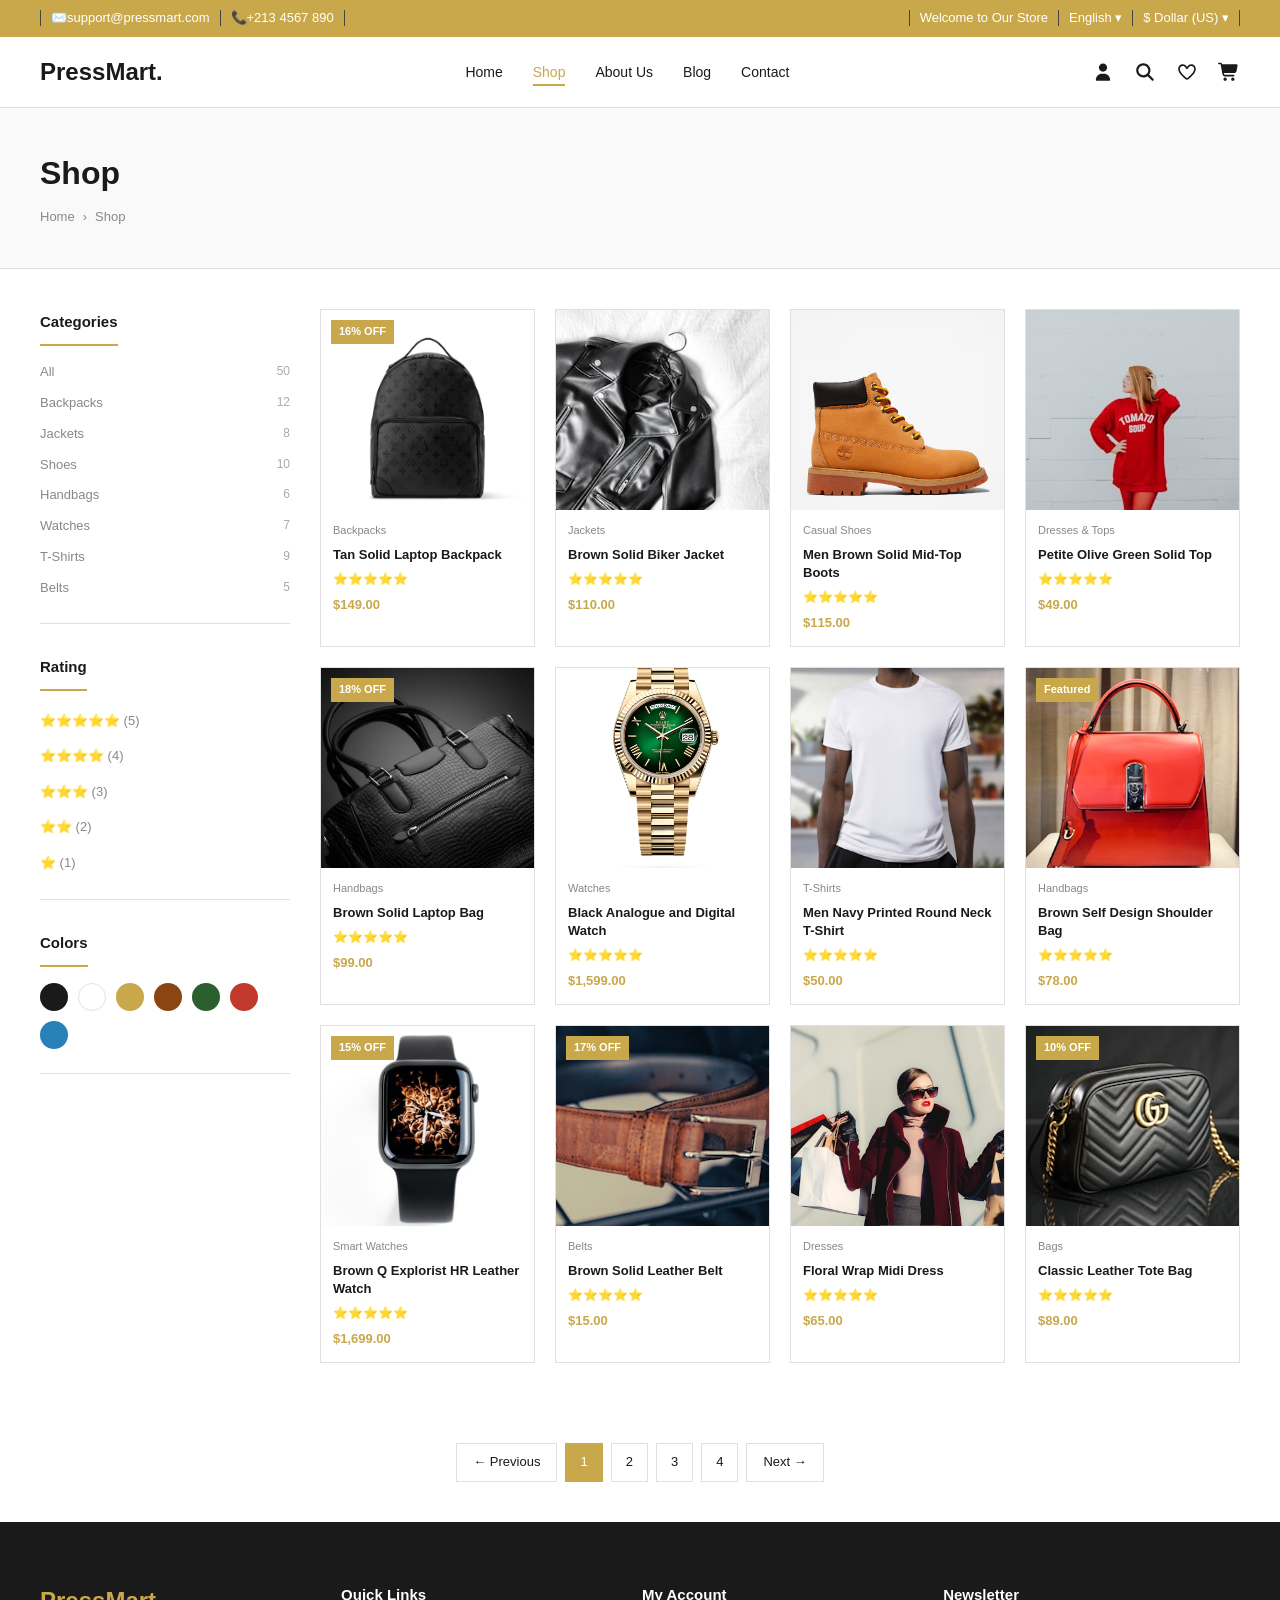
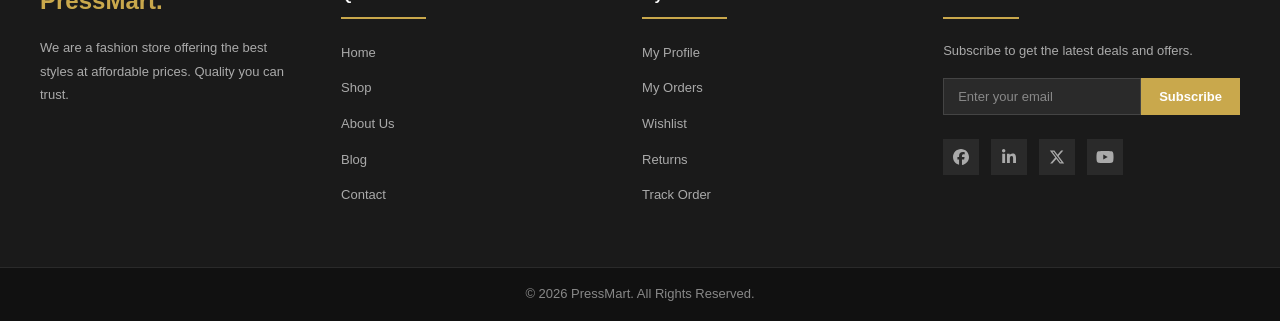
<file: shop.html>
<!DOCTYPE html>
<html lang="en">
<head>
    <meta charset="UTF-8">
    <meta name="viewport" content="width=device-width, initial-scale=1.0">
    <title>Document</title>
    <link rel="stylesheet" href="shop.css">
    <link rel="stylesheet" href="style.css">
</head>
<body>
<header>
        <div class="topbar">
            <div class="topbar-left">
              <div class="vertical-line"></div>
              <h3>✉️support@pressmart.com</h3>
              <div class="vertical-line"></div>
              <h3>📞+213 4567 890</h3>
              <div class="vertical-line"></div>
            </div>
            <div class="topbar-right">
               <div class="vertical-line"></div>
               <h3>Welcome to Our Store</h3>
               <div class="vertical-line"></div>
               <h3>English ▾</h3>
               <div class="vertical-line"></div>
               <h3>$ Dollar (US) ▾</h3>
               <div class="vertical-line"></div>
            </div>
        </div>
        <nav class="navbar">
            <div class="navbar-left">
                <h1>PressMart.</h1>
            </div>
            <ul class="navbar-center">
                <li><a href="index.html">Home</a></li>
                <li><a href="shop.html" class="active">Shop</a></li>
                <li><a href="#">About Us</a></li>
                <li><a href="#">Blog</a></li>
                <li><a href="contact.html">Contact</a></li>
            </ul>
            <div class="navbar-right">
               <svg xmlns="http://www.w3.org/2000/svg" viewBox="0 0 640 640"><path d="M320 312C386.3 312 440 258.3 440 192C440 125.7 386.3 72 320 72C253.7 72 200 125.7 200 192C200 258.3 253.7 312 320 312zM290.3 368C191.8 368 112 447.8 112 546.3C112 562.7 125.3 576 141.7 576L498.3 576C514.7 576 528 562.7 528 546.3C528 447.8 448.2 368 349.7 368L290.3 368z"/></svg>
               <svg xmlns="http://www.w3.org/2000/svg" viewBox="0 0 640 640"><path d="M480 272C480 317.9 465.1 360.3 440 394.7L566.6 521.4C579.1 533.9 579.1 554.2 566.6 566.7C554.1 579.2 533.8 579.2 521.3 566.7L394.7 440C360.3 465.1 317.9 480 272 480C157.1 480 64 386.9 64 272C64 157.1 157.1 64 272 64C386.9 64 480 157.1 480 272zM272 416C351.5 416 416 351.5 416 272C416 192.5 351.5 128 272 128C192.5 128 128 192.5 128 272C128 351.5 192.5 416 272 416z"/></svg>
               <svg xmlns="http://www.w3.org/2000/svg" viewBox="0 0 640 640"><path d="M442.9 144C415.6 144 389.9 157.1 373.9 179.2L339.5 226.8C335 233 327.8 236.7 320.1 236.7C312.4 236.7 305.2 233 300.7 226.8L266.3 179.2C250.3 157.1 224.6 144 197.3 144C150.3 144 112.2 182.1 112.2 229.1C112.2 279 144.2 327.5 180.3 371.4C221.4 421.4 271.7 465.4 306.2 491.7C309.4 494.1 314.1 495.9 320.2 495.9C326.3 495.9 331 494.1 334.2 491.7C368.7 465.4 419 421.3 460.1 371.4C496.3 327.5 528.2 279 528.2 229.1C528.2 182.1 490.1 144 443.1 144zM335 151.1C360 116.5 400.2 96 442.9 96C516.4 96 576 155.6 576 229.1C576 297.7 533.1 358 496.9 401.9C452.8 455.5 399.6 502 363.1 529.8C350.8 539.2 335.6 543.9 320 543.9C304.4 543.9 289.2 539.2 276.9 529.8C240.4 502 187.2 455.5 143.1 402C106.9 358.1 64 297.7 64 229.1C64 155.6 123.6 96 197.1 96C239.8 96 280 116.5 305 151.1L320 171.8L335 151.1z"/></svg>
               <svg xmlns="http://www.w3.org/2000/svg" viewBox="0 0 640 640"><path d="M24 48C10.7 48 0 58.7 0 72C0 85.3 10.7 96 24 96L69.3 96C73.2 96 76.5 98.8 77.2 102.6L129.3 388.9C135.5 423.1 165.3 448 200.1 448L456 448C469.3 448 480 437.3 480 424C480 410.7 469.3 400 456 400L200.1 400C188.5 400 178.6 391.7 176.5 380.3L171.4 352L475 352C505.8 352 532.2 330.1 537.9 299.8L568.9 133.9C572.6 114.2 557.5 96 537.4 96L124.7 96L124.3 94C119.5 67.4 96.3 48 69.2 48L24 48zM208 576C234.5 576 256 554.5 256 528C256 501.5 234.5 480 208 480C181.5 480 160 501.5 160 528C160 554.5 181.5 576 208 576zM432 576C458.5 576 480 554.5 480 528C480 501.5 458.5 480 432 480C405.5 480 384 501.5 384 528C384 554.5 405.5 576 432 576z"/></svg>
            </div>
        </nav>
</header>
<section class="page-header">
    <div class="page-header-content">
        <h1>Shop</h1>
        <div class="breadcrumb">
            <a href="index.html">Home</a>
            <span>›</span>
            <span class="breadcrumb-active">Shop</span>
        </div>
    </div>
</section>
<div class="shop-body">
    <aside class="sidebar">
        <div class="filter-group">
            <h4 class="filter-title">Categories</h4>
            <ul class="filter-list">
                <li><a href="#">All <span>50</span></a></li>
                <li><a href="#">Backpacks <span>12</span></a></li>
                <li><a href="#">Jackets <span>8</span></a></li>
                <li><a href="#">Shoes <span>10</span></a></li>
                <li><a href="#">Handbags <span>6</span></a></li>
                <li><a href="#">Watches <span>7</span></a></li>
                <li><a href="#">T-Shirts <span>9</span></a></li>
                <li><a href="#">Belts <span>5</span></a></li>
            </ul>
        </div>
        <div class="filter-group">
            <h4 class="filter-title">Rating</h4>
            <ul class="rating-list">
                <li><a href="#">⭐⭐⭐⭐⭐ (5)</a></li>
                <li><a href="#">⭐⭐⭐⭐ (4)</a></li>
                <li><a href="#">⭐⭐⭐ (3)</a></li>
                <li><a href="#">⭐⭐ (2)</a></li>
                <li><a href="#">⭐ (1)</a></li>
            </ul>
        </div>
        <div class="filter-group">
            <h4 class="filter-title">Colors</h4>
            <div class="color-list">
                <span class="color-dot" style="background:#1a1a1a"></span>
                <span class="color-dot" style="background:#ffffff; border: 1px solid #e0e0e0"></span>
                <span class="color-dot" style="background:#c9a84c"></span>
                <span class="color-dot" style="background:#8B4513"></span>
                <span class="color-dot" style="background:#2c5f2e"></span>
                <span class="color-dot" style="background:#c0392b"></span>
                <span class="color-dot" style="background:#2980b9"></span>
            </div>
        </div>
    </aside>
    
   <div class="shop-product-grid">
       <div class="product-card">
           <div class="product-img">
              <img src="backpack.jpg" alt="Backpack">
              <span class="product-badge">16% OFF</span>
           </div>
           <div class="product-info">
                <p class="product-category">Backpacks</p>
                <h4 class="product-name">Tan Solid Laptop Backpack</h4>
                <div class="product-rating">⭐⭐⭐⭐⭐</div>
                <p class="product-price">$149.00</p>
          </div>
       </div>
       <div class="product-card">
           <div class="product-img">
               <img src="jacket.jpg" alt="Jacket">
           </div>
           <div class="product-info">
                <p class="product-category">Jackets</p>
                <h4 class="product-name">Brown Solid Biker Jacket</h4>
                <div class="product-rating">⭐⭐⭐⭐⭐</div>
                <p class="product-price">$110.00</p>
          </div>
       </div>
       <div class="product-card">
           <div class="product-img">
                <img src="boots.jpg" alt="Boots">
           </div>
           <div class="product-info">
               <p class="product-category">Casual Shoes</p>
               <h4 class="product-name">Men Brown Solid Mid-Top Boots</h4>
               <div class="product-rating">⭐⭐⭐⭐⭐</div>
               <p class="product-price">$115.00</p>
          </div>
       </div>
       <div class="product-card">
           <div class="product-img">
                <img src="top.jpg" alt="Top">
           </div>
           <div class="product-info">
               <p class="product-category">Dresses & Tops</p>
               <h4 class="product-name">Petite Olive Green Solid Top</h4>
               <div class="product-rating">⭐⭐⭐⭐⭐</div>
               <p class="product-price">$49.00</p>
          </div>
       </div>
       <div class="product-card">
           <div class="product-img">
                <img src="laptopbag.jpg" alt="Laptop Bag">
                <span class="product-badge">18% OFF</span>
           </div>
           <div class="product-info">
                <p class="product-category">Handbags</p>
                <h4 class="product-name">Brown Solid Laptop Bag</h4>
                <div class="product-rating">⭐⭐⭐⭐⭐</div>
                <p class="product-price">$99.00</p>
          </div>
       </div>
       <div class="product-card">
           <div class="product-img">
                <img src="watch2.jpg" alt="Watch">
           </div>
           <div class="product-info">
                <p class="product-category">Watches</p>
                <h4 class="product-name">Black Analogue and Digital Watch</h4>
                <div class="product-rating">⭐⭐⭐⭐⭐</div>
                <p class="product-price">$1,599.00</p>
          </div>
       </div>
       <div class="product-card">
           <div class="product-img">
                <img src="tshirt.jpg" alt="T-Shirt">
           </div>
           <div class="product-info">
                <p class="product-category">T-Shirts</p>
                <h4 class="product-name">Men Navy Printed Round Neck T-Shirt</h4>
                <div class="product-rating">⭐⭐⭐⭐⭐</div>
                <p class="product-price">$50.00</p>
          </div>
       </div>
       <div class="product-card">
           <div class="product-img">
                <img src="handbag2.jpg" alt="Handbag">
                <span class="product-badge">Featured</span>
           </div>
           <div class="product-info">
                <p class="product-category">Handbags</p>
                <h4 class="product-name">Brown Self Design Shoulder Bag</h4>
                <div class="product-rating">⭐⭐⭐⭐⭐</div>
                <p class="product-price">$78.00</p>
          </div>
       </div>
       <div class="product-card">
           <div class="product-img">
                <img src="smartwatch.jpg" alt="Smart Watch">
                <span class="product-badge">15% OFF</span>
           </div>
           <div class="product-info">
                <p class="product-category">Smart Watches</p>
                <h4 class="product-name">Brown Q Explorist HR Leather Watch</h4>
                <div class="product-rating">⭐⭐⭐⭐⭐</div>
                <p class="product-price">$1,699.00</p>
          </div>
       </div>
       <div class="product-card">
            <div class="product-img">
                <img src="belt.jpg" alt="Belt">
                <span class="product-badge">17% OFF</span>
            </div>
            <div class="product-info">
                <p class="product-category">Belts</p>
                <h4 class="product-name">Brown Solid Leather Belt</h4>
                <div class="product-rating">⭐⭐⭐⭐⭐</div>
                <p class="product-price">$15.00</p>
            </div>
        </div>
        <div class="product-card">
           <div class="product-img">
               <img src="lady.jpg" alt="Dress">
           </div>
           <div class="product-info">
                <p class="product-category">Dresses</p>
                <h4 class="product-name">Floral Wrap Midi Dress</h4>
                <div class="product-rating">⭐⭐⭐⭐⭐</div>
                <p class="product-price">$65.00</p>
          </div>
       </div>
       <div class="product-card">
            <div class="product-img">
                <img src="bag.jpg" alt="Bag">
                <span class="product-badge">10% OFF</span>
            </div>
            <div class="product-info">
                <p class="product-category">Bags</p>
                <h4 class="product-name">Classic Leather Tote Bag</h4>
                <div class="product-rating">⭐⭐⭐⭐⭐</div>
                <p class="product-price">$89.00</p>
            </div>
        </div>
   </div>
</div>
<div class="pagination">
    <a href="#" class="page-btn">← Previous</a>
    <a href="#" class="page-num active">1</a>
    <a href="#" class="page-num">2</a>
    <a href="#" class="page-num">3</a>
    <a href="#" class="page-num">4</a>
    <a href="#" class="page-btn">Next →</a>
</div>
<footer class="footer">
    <div class="footer-top">
        <div class="footer-col">
            <h2 class="footer-logo">PressMart.</h2>
            <p class="footer-about">We are a fashion store offering the best styles at affordable prices. Quality you can trust.</p>
        </div>
        <div class="footer-col">
            <h4 class="footer-heading">Quick Links</h4>
            <ul class="footer-links">
                <li><a href="index.html">Home</a></li>
                <li><a href="shop.html">Shop</a></li>
                <li><a href="#">About Us</a></li>
                <li><a href="#">Blog</a></li>
                <li><a href="contact.html">Contact</a></li>
            </ul>
        </div>
        <div class="footer-col">
            <h4 class="footer-heading">My Account</h4>
            <ul class="footer-links">
                <li><a href="#">My Profile</a></li>
                <li><a href="#">My Orders</a></li>
                <li><a href="#">Wishlist</a></li>
                <li><a href="#">Returns</a></li>
                <li><a href="#">Track Order</a></li>
            </ul>
        </div>
        <div class="footer-col">
            <h4 class="footer-heading">Newsletter</h4>
            <p class="footer-newsletter-text">Subscribe to get the latest deals and offers.</p>
            <div class="footer-newsletter">
                <input type="email" placeholder="Enter your email">
                <button>Subscribe</button>
            </div>
            <div class="footer-socials">
                <svg xmlns="http://www.w3.org/2000/svg" viewBox="0 0 640 640"><path d="M576 320C576 178.6 461.4 64 320 64C178.6 64 64 178.6 64 320C64 440 146.7 540.8 258.2 568.5L258.2 398.2L205.4 398.2L205.4 320L258.2 320L258.2 286.3C258.2 199.2 297.6 158.8 383.2 158.8C399.4 158.8 427.4 162 438.9 165.2L438.9 236C432.9 235.4 422.4 235 409.3 235C367.3 235 351.1 250.9 351.1 292.2L351.1 320L434.7 320L420.3 398.2L351 398.2L351 574.1C477.8 558.8 576 450.9 576 320z"/></svg>
                <svg xmlns="http://www.w3.org/2000/svg" viewBox="0 0 640 640"><path d="M196.3 512L103.4 512L103.4 212.9L196.3 212.9L196.3 512zM149.8 172.1C120.1 172.1 96 147.5 96 117.8C96 103.5 101.7 89.9 111.8 79.8C121.9 69.7 135.6 64 149.8 64C164 64 177.7 69.7 187.8 79.8C197.9 89.9 203.6 103.6 203.6 117.8C203.6 147.5 179.5 172.1 149.8 172.1zM543.9 512L451.2 512L451.2 366.4C451.2 331.7 450.5 287.2 402.9 287.2C354.6 287.2 347.2 324.9 347.2 363.9L347.2 512L254.4 512L254.4 212.9L343.5 212.9L343.5 253.7L344.8 253.7C357.2 230.2 387.5 205.4 432.7 205.4C526.7 205.4 544 267.3 544 347.7L544 512L543.9 512z"/></svg>
                <svg xmlns="http://www.w3.org/2000/svg" viewBox="0 0 640 640"><path d="M453.2 112L523.8 112L369.6 288.2L551 528L409 528L297.7 382.6L170.5 528L99.8 528L264.7 339.5L90.8 112L236.4 112L336.9 244.9L453.2 112zM428.4 485.8L467.5 485.8L215.1 152L173.1 152L428.4 485.8z"/></svg>
                <svg xmlns="http://www.w3.org/2000/svg" viewBox="0 0 640 640"><path d="M581.7 188.1C575.5 164.4 556.9 145.8 533.4 139.5C490.9 128 320.1 128 320.1 128C320.1 128 149.3 128 106.7 139.5C83.2 145.8 64.7 164.4 58.4 188.1C47 231 47 320.4 47 320.4C47 320.4 47 409.8 58.4 452.7C64.7 476.3 83.2 494.2 106.7 500.5C149.3 512 320.1 512 320.1 512C320.1 512 490.9 512 533.5 500.5C557 494.2 575.5 476.3 581.8 452.7C593.2 409.8 593.2 320.4 593.2 320.4C593.2 320.4 593.2 231 581.8 188.1zM264.2 401.6L264.2 239.2L406.9 320.4L264.2 401.6z"/></svg>
            </div>
        </div>
    </div>
    <div class="footer-bottom">
        <p>© 2026 PressMart. All Rights Reserved.</p>
    </div>
</footer>
</body>
</html>
</file>
<file: style.css>
* {
  margin: 0;
  padding: 0;
  box-sizing: border-box;
  font-family: Arial, sans-serif;
  text-decoration: none;
  list-style: none;
}

body {
  background-color: #ffffff;
  color: #1a1a1a;
  font-size: 16px;
  line-height: 1.6;
}

a {
  color: inherit;
}

img {
  max-width: 100%;
  display: block;
}

button {
  cursor: pointer;
  border: none;
  background: none;
}

.topbar {
  background-color: #c9a84c;
  color: #ffffff;
  display: flex;
  justify-content: space-between;
  align-items: center;
  padding: 8px 40px;
}

.topbar h3 {
  font-size: 13px;
  font-weight: 400;
}

.topbar-left, .topbar-right {
  display: flex;
  align-items: center;
  gap: 10px;
}

.vertical-line {
  width: 1px;
  height: 16px;
  background-color: #444;
}

.navbar {
  background-color: #ffffff;
  display: flex;
  justify-content: space-between;
  align-items: center;
  padding: 16px 40px;
  border-bottom: 1px solid #e0e0e0;
  position: sticky;
  top: 0;
  z-index: 999;
}

.navbar-left h1 {
  font-size: 24px;
  font-weight: 700;
  color: #1a1a1a;
}

.navbar-center {
  display: flex;
  align-items: center;
  gap: 30px;
}

.navbar-center li a {
  font-size: 14px;
  font-weight: 500;
  color: #1a1a1a;
}

.navbar-center li a:hover {
  color: #c9a84c;
}

.navbar-right {
  display: flex;
  align-items: center;
  gap: 20px;
}

.navbar-right svg {
  width: 22px;
  height: 22px;
  fill: #1a1a1a;
  cursor: pointer;
}

.navbar-right svg:hover {
  fill: #c9a84c;
}

.navbar-center li a.active {
  color: #c9a84c;
  border-bottom: 2px solid #c9a84c;
  padding-bottom: 4px;
}

.hero {
  background-color: #ffffff;
  display: flex;
  justify-content: space-between;
  align-items: center;
  padding: 60px 40px;
  min-height: 420px;
  border-bottom: 1px solid #e0e0e0;
}

.hero-center {
  display: flex;
  flex-direction: column;
  gap: 16px;
}

.hero-sub {
  font-size: 20px;
  color: #c9a84c;
  font-style: italic;
}

.hero-title {
  font-size: 52px;
  font-weight: 700;
  color: #1a1a1a;
  line-height: 1.1;
}

.hero-desc {
  font-size: 18px;
  color: #1a1a1a;
}

.hero-buttons {
  display: flex;
  gap: 16px;
  margin-top: 8px;
}

.btn-primary {
  background-color: #c9a84c;
  color: #ffffff;
  padding: 12px 28px;
  font-size: 14px;
  font-weight: 600;
  cursor: pointer;
}

.btn-primary:hover {
  background-color: #b8963e;
}

.btn-secondary {
  background-color: transparent;
  color: #1a1a1a;
  padding: 12px 28px;
  font-size: 14px;
  font-weight: 600;
  border: 1px solid #1a1a1a;
  cursor: pointer;
}

.btn-secondary:hover {
  background-color: #1a1a1a;
  color: #ffffff;
}

.hero-img img {
  width: 420px;
  height: 480px;
  object-fit: cover;
  object-position: top;
}

.features {
  display: flex;
  justify-content: space-between;
  align-items: center;
  padding: 30px 40px;
  border-bottom: 1px solid #e0e0e0;
  border-top: 1px solid #e0e0e0;
}

.feature-item {
  display: flex;
  align-items: center;
  gap: 14px;
}

.feature-item-left svg {
  width: 40px;
  height: 40px;
  fill: #c9a84c;
}

.feature-item-left h1 {
  font-size: 36px;
}

.feature-text h4 {
  font-size: 14px;
  font-weight: 600;
  color: #1a1a1a;
}

.feature-text p {
  font-size: 12px;
  color: #888;
}

.promo-grid {
  display: flex;
  gap: 10px;
  padding: 40px;
}

.promo-large {
  position: relative;
  width: 50%;
  overflow: hidden;
}

.promo-large img {
  width: 100%;
  height: 100%;
  object-fit: cover;
}

.promo-large-text {
  position: absolute;
  top: 20%;
  left: 30px;
  transform: translateY(-50%);
  display: flex;
  flex-direction: column;
  gap: 8px;
}

.promo-large-text p {
  font-size: 13px;
  color: #c9a84c;
  font-weight: 500;
}

.promo-large-text h2 {
  font-size: 28px;
  font-weight: 700;
  color: #1a1a1a;
}

.promo-large-text span {
  font-size: 14px;
  color: #1a1a1a;
}

.promo-right {
  width: 50%;
  display: flex;
  flex-direction: column;
  gap: 10px;
}

.promo-top {
  display: flex;
  gap: 10px;
}

.promo-small {
  position: relative;
  flex: 1;
  overflow: hidden;
}

.promo-small img {
  width: 100%;
  height: 200px;
  object-fit: cover;
}

.promo-wide {
  position: relative;
  overflow: hidden;
}

.promo-wide img {
  width: 100%;
  height: 400px;
  object-fit: cover;
}

.promo-small-text {
  position: absolute;
  bottom: 20px;
  left: 20px;
  display: flex;
  flex-direction: column;
  gap: 6px;
}

.promo-small-text h3 {
  font-size: 20px;
  font-weight: 700;
  color: #ffffff;
}

.promo-small-text a {
  font-size: 13px;
  color: #ffffff;
}

.promo-small-text a:hover {
  color: #c9a84c;
}

.promo-small-text p {
  font-size: 12px;
  color: #c9a84c;
}

.promo-small-text span {
  font-size: 12px;
  color: #ffffff;
}

.promo-tag {
  background-color: #c9a84c;
  color: #ffffff;
  padding: 3px 8px;
  font-size: 11px;
  font-weight: 600;
  width: fit-content;
}

.featured-products {
  padding: 40px;
}

.section-title {
  font-size: 26px;
  font-weight: 700;
  color: #1a1a1a;
  text-align: center;
  margin-bottom: 16px;
}

.product-tabs {
  display: flex;
  justify-content: center;
  gap: 0;
  margin-bottom: 30px;
  border-bottom: 1px solid #e0e0e0;
}

.tab {
  font-size: 14px;
  font-weight: 500;
  color: #888;
  padding: 10px 24px;
  cursor: pointer;
  border-bottom: 2px solid transparent;
  background: none;
  transition: all 0.2s;
}

.tab:hover {
  color: #1a1a1a;
}

.tab.active {
  color: #c9a84c;
  border-bottom: 2px solid #c9a84c;
}

.product-grid {
  display: grid;
  grid-template-columns: repeat(5, 1fr);
  gap: 20px;
}

.product-card {
  border: 1px solid #e0e0e0;
  background-color: #ffffff;
  cursor: pointer;
  transition: all 0.2s;
}

.product-card:hover {
  border-color: #c9a84c;
}

.product-img {
  position: relative;
  overflow: hidden;
}

.product-img img {
  width: 100%;
  height: 200px;
  object-fit: cover;
  transition: transform 0.3s;
}

.product-card:hover .product-img img {
  transform: scale(1.05);
}

.product-badge {
  position: absolute;
  top: 10px;
  left: 10px;
  background-color: #c9a84c;
  color: #ffffff;
  font-size: 11px;
  font-weight: 600;
  padding: 3px 8px;
}

.product-info {
  padding: 12px;
  display: flex;
  flex-direction: column;
  gap: 6px;
}

.product-category {
  font-size: 11px;
  color: #888;
}

.product-name {
  font-size: 13px;
  font-weight: 600;
  color: #1a1a1a;
  line-height: 1.4;
}

.product-rating {
  font-size: 12px;
}

.product-price {
  font-size: 13px;
  font-weight: 700;
  color: #c9a84c;
}

.mid-banners {
  display: flex;
  gap: 10px;
  padding: 40px;
}

.mid-banners-item {
  position: relative;
  width: 50%;
  overflow: hidden;
}

.mid-banners-item img {
  width: 100%;
  height: 300px;
  object-fit: cover;
}

.mid-banner-text {
  position: absolute;
  top: 70%;
  left: 30px;
  transform: translateY(-50%);
  display: flex;
  flex-direction: column;
  gap: 8px;
}

.mid-banner-text p {
  font-size: 13px;
  color: #c9a84c;
  font-weight: 500;
}

.mid-banner-text h2 {
  font-size: 30px;
  font-weight: 700;
  color: #ffffff;
}

.mid-banner-text span {
  font-size: 14px;
  color: #ffffff;
}

.mid-banner-text strong {
  color: #c9a84c;
}

.mid-banners-item .btn-secondary {
  color: #ffffff;
  border: 1px solid #ffffff;
  padding: 10px 24px;
  font-size: 13px;
  font-weight: 600;
  width: fit-content;
  margin-top: 6px;
}

.mid-banners-item .btn-secondary:hover {
  background-color: #c9a84c;
  border-color: #c9a84c;
  color: #ffffff;
}

.categories {
  padding: 40px;
  background-color: #f9f9f9;
}

.category-grid {
  display: grid;
  grid-template-columns: repeat(8, 1fr);
  gap: 16px;
  margin-top: 30px;
}

.category-card {
  display: flex;
  flex-direction: column;
  align-items: center;
  gap: 10px;
  cursor: pointer;
  transition: all 0.2s;
}

.category-card img {
  width: 100%;
  height: 120px;
  object-fit: cover;
  border-radius: 50%;
  border: 2px solid #e0e0e0;
  transition: border-color 0.2s;
}

.category-card:hover img {
  border-color: #c9a84c;
}

.category-card h4 {
  font-size: 13px;
  font-weight: 600;
  color: #1a1a1a;
  text-align: center;
}

.category-card:hover h4 {
  color: #c9a84c;
}

.footer {
  background-color: #1a1a1a;
  color: #ffffff;
}

.footer-top {
  display: grid;
  grid-template-columns: repeat(4, 1fr);
  gap: 40px;
  padding: 60px 40px;
}

.footer-logo {
  font-size: 24px;
  font-weight: 700;
  color: #c9a84c;
  margin-bottom: 16px;
}

.footer-about {
  font-size: 13px;
  color: #aaa;
  line-height: 1.8;
}

.footer-heading {
  font-size: 15px;
  font-weight: 600;
  color: #ffffff;
  margin-bottom: 20px;
  padding-bottom: 10px;
  border-bottom: 2px solid #c9a84c;
  display: inline-block;
}

.footer-links {
  display: flex;
  flex-direction: column;
  gap: 10px;
}

.footer-links li a {
  font-size: 13px;
  color: #aaa;
  transition: color 0.2s;
}

.footer-links li a:hover {
  color: #c9a84c;
}

.footer-newsletter-text {
  font-size: 13px;
  color: #aaa;
  margin-bottom: 16px;
  line-height: 1.8;
}

.footer-newsletter {
  display: flex;
  margin-bottom: 24px;
}

.footer-newsletter input {
  flex: 1;
  padding: 10px 14px;
  font-size: 13px;
  background-color: #2a2a2a;
  border: 1px solid #444;
  color: #ffffff;
  outline: none;
}

.footer-newsletter input::placeholder {
  color: #888;
}

.footer-newsletter button {
  background-color: #c9a84c;
  color: #ffffff;
  padding: 10px 18px;
  font-size: 13px;
  font-weight: 600;
  cursor: pointer;
  border: none;
  transition: background 0.2s;
}

.footer-newsletter button:hover {
  background-color: #b8963e;
}

.footer-socials {
  display: flex;
  gap: 12px;
}

.footer-socials svg {
  width: 36px;
  height: 36px;
  fill: #aaa;
  background-color: #2a2a2a;
  padding: 8px;
  cursor: pointer;
  transition: all 0.2s;
}

.footer-socials svg:hover {
  fill: #ffffff;
  background-color: #c9a84c;
}

.footer-bottom {
  background-color: #111111;
  text-align: center;
  padding: 16px 40px;
  border-top: 1px solid #2a2a2a;
}

.footer-bottom p {
  font-size: 13px;
  color: #888;
}
</file>
<file: contact.css>
.page-header {
  background-color: #f9f9f9;
  border-bottom: 1px solid #e0e0e0;
  padding: 40px;
}

.page-header-content {
  display: flex;
  flex-direction: column;
  gap: 8px;
}

.page-header-content h1 {
  font-size: 32px;
  font-weight: 700;
  color: #1a1a1a;
}

.breadcrumb {
  display: flex;
  align-items: center;
  gap: 8px;
}

.breadcrumb a {
  font-size: 13px;
  color: #888;
}

.breadcrumb a:hover {
  color: #c9a84c;
}

.breadcrumb span {
  font-size: 13px;
  color: #888;
}

.breadcrumb-active {
  font-size: 13px;
  color: #c9a84c;
  font-weight: 500;
}

.contact-cards {
  display: grid;
  grid-template-columns: repeat(4, 1fr);
  gap: 20px;
  padding: 40px;
  background-color: #f9f9f9;
  border-bottom: 1px solid #e0e0e0;
}

.contact-card {
  display: flex;
  align-items: center;
  gap: 16px;
  background-color: #ffffff;
  padding: 24px;
  border: 1px solid #e0e0e0;
  transition: border-color 0.2s;
}

.contact-card:hover {
  border-color: #c9a84c;
}

.contact-card-icon {
  font-size: 30px;
  flex-shrink: 0;
}

.contact-card-text h4 {
  font-size: 14px;
  font-weight: 700;
  color: #1a1a1a;
  margin-bottom: 6px;
}

.contact-card-text p {
  font-size: 13px;
  color: #888;
  line-height: 1.6;
}

.contact-body {
  padding: 60px 40px;
}


.contact-form {
  flex: 1;
  display: flex;
  flex-direction: column;
  gap: 20px;
}

.contact-form h2 {
  font-size: 26px;
  font-weight: 700;
  color: #1a1a1a;
}

.contact-form p {
  font-size: 13px;
  color: #888;
  line-height: 1.8;
}

.form-group input {
  width: 100%;
  padding: 12px 16px;
  font-size: 13px;
  border: 1px solid #e0e0e0;
  color: #1a1a1a;
  background-color: #ffffff;
  outline: none;
  transition: border-color 0.2s;
}

.form-group input:focus {
  border-color: #c9a84c;
}

.form-group textarea {
  width: 100%;
  padding: 12px 16px;
  font-size: 13px;
  border: 1px solid #e0e0e0;
  color: #1a1a1a;
  background-color: #ffffff;
  outline: none;
  resize: none;
  transition: border-color 0.2s;
}

.form-group textarea:focus {
  border-color: #c9a84c;
}

.contact-form .btn-primary {
  background-color: #c9a84c;
  color: #ffffff;
  padding: 14px 32px;
  font-size: 14px;
  font-weight: 600;
  cursor: pointer;
  border: none;
  width: fit-content;
  transition: background 0.2s;
}

.contact-form .btn-primary:hover {
  background-color: #b8963e;
}
</file>
<file: fash.css>
* {
  margin: 0;
  padding: 0;
  box-sizing: border-box;
  font-family: Arial, sans-serif;
  text-decoration: none;
  list-style: none;
}

body {
  background-color: #ffffff;
  color: #1a1a1a;
  font-size: 16px;
  line-height: 1.6;
}

a {
  color: inherit;
}

img {
  max-width: 100%;
  display: block;
}

button {
  cursor: pointer;
  border: none;
  background: none;
}

.topbar {
  background-color: #c9a84c;
  color: #ffffff;
  display: flex;
  justify-content: space-between;
  align-items: center;
  padding: 8px 40px;
}

.topbar h3 {
  font-size: 13px;
  font-weight: 400;
}

.topbar-left, .topbar-right {
  display: flex;
  align-items: center;
  gap: 10px;
}

.vertical-line {
  width: 1px;
  height: 16px;
  background-color: #444;
}

.navbar {
  background-color: #ffffff;
  display: flex;
  justify-content: space-between;
  align-items: center;
  padding: 16px 40px;
  border-bottom: 1px solid #e0e0e0;
  position: sticky;
  top: 0;
  z-index: 999;
}

.navbar-left h1 {
  font-size: 24px;
  font-weight: 700;
  color: #1a1a1a;
}

.navbar-center {
  display: flex;
  align-items: center;
  gap: 30px;
}

.navbar-center li a {
  font-size: 14px;
  font-weight: 500;
  color: #1a1a1a;
}

.navbar-center li a:hover {
  color: #c9a84c;
}

.navbar-right {
  display: flex;
  align-items: center;
  gap: 20px;
}

.navbar-right svg {
  width: 22px;
  height: 22px;
  fill: #1a1a1a;
  cursor: pointer;
}

.navbar-right svg:hover {
  fill: #c9a84c;
}

.navbar-center li a.active {
  color: #c9a84c;
  border-bottom: 2px solid #c9a84c;
  padding-bottom: 4px;
}

.hero {
  background-color: #ffffff;
  display: flex;
  justify-content: space-between;
  align-items: center;
  padding: 60px 40px;
  min-height: 420px;
  border-bottom: 1px solid #e0e0e0;
}

.hero-center {
  display: flex;
  flex-direction: column;
  gap: 16px;
}

.hero-sub {
  font-size: 20px;
  color: #c9a84c;
  font-style: italic;
}

.hero-title {
  font-size: 52px;
  font-weight: 700;
  color: #1a1a1a;
  line-height: 1.1;
}

.hero-desc {
  font-size: 18px;
  color: #1a1a1a;
}

.hero-buttons {
  display: flex;
  gap: 16px;
  margin-top: 8px;
}

.btn-primary {
  background-color: #c9a84c;
  color: #ffffff;
  padding: 12px 28px;
  font-size: 14px;
  font-weight: 600;
  cursor: pointer;
}

.btn-primary:hover {
  background-color: #b8963e;
}

.btn-secondary {
  background-color: transparent;
  color: #1a1a1a;
  padding: 12px 28px;
  font-size: 14px;
  font-weight: 600;
  border: 1px solid #1a1a1a;
  cursor: pointer;
}

.btn-secondary:hover {
  background-color: #1a1a1a;
  color: #ffffff;
}

.hero-img img {
  width: 420px;
  height: 480px;
  object-fit: cover;
  object-position: top;
}

.features {
  display: flex;
  justify-content: space-between;
  align-items: center;
  padding: 30px 40px;
  border-bottom: 1px solid #e0e0e0;
  border-top: 1px solid #e0e0e0;
}

.feature-item {
  display: flex;
  align-items: center;
  gap: 14px;
}

.feature-item-left svg {
  width: 40px;
  height: 40px;
  fill: #c9a84c;
}

.feature-item-left h1 {
  font-size: 36px;
}

.feature-text h4 {
  font-size: 14px;
  font-weight: 600;
  color: #1a1a1a;
}

.feature-text p {
  font-size: 12px;
  color: #888;
}

.promo-grid {
  display: flex;
  gap: 10px;
  padding: 40px;
}

.promo-large {
  position: relative;
  width: 50%;
  overflow: hidden;
}

.promo-large img {
  width: 100%;
  height: 100%;
  object-fit: cover;
}

.promo-large-text {
  position: absolute;
  top: 20%;
  left: 30px;
  transform: translateY(-50%);
  display: flex;
  flex-direction: column;
  gap: 8px;
}

.promo-large-text p {
  font-size: 13px;
  color: #c9a84c;
  font-weight: 500;
}

.promo-large-text h2 {
  font-size: 28px;
  font-weight: 700;
  color: #1a1a1a;
}

.promo-large-text span {
  font-size: 14px;
  color: #1a1a1a;
}

.promo-right {
  width: 50%;
  display: flex;
  flex-direction: column;
  gap: 10px;
}

.promo-top {
  display: flex;
  gap: 10px;
}

.promo-small {
  position: relative;
  flex: 1;
  overflow: hidden;
}

.promo-small img {
  width: 100%;
  height: 200px;
  object-fit: cover;
}

.promo-wide {
  position: relative;
  overflow: hidden;
}

.promo-wide img {
  width: 100%;
  height: 400px;
  object-fit: cover;
}

.promo-small-text {
  position: absolute;
  bottom: 20px;
  left: 20px;
  display: flex;
  flex-direction: column;
  gap: 6px;
}

.promo-small-text h3 {
  font-size: 20px;
  font-weight: 700;
  color: #ffffff;
}

.promo-small-text a {
  font-size: 13px;
  color: #ffffff;
}

.promo-small-text a:hover {
  color: #c9a84c;
}

.promo-small-text p {
  font-size: 12px;
  color: #c9a84c;
}

.promo-small-text span {
  font-size: 12px;
  color: #ffffff;
}

.promo-tag {
  background-color: #c9a84c;
  color: #ffffff;
  padding: 3px 8px;
  font-size: 11px;
  font-weight: 600;
  width: fit-content;
}

.featured-products {
  padding: 40px;
}

.section-title {
  font-size: 26px;
  font-weight: 700;
  color: #1a1a1a;
  text-align: center;
  margin-bottom: 16px;
}

.product-tabs {
  display: flex;
  justify-content: center;
  gap: 0;
  margin-bottom: 30px;
  border-bottom: 1px solid #e0e0e0;
}

.tab {
  font-size: 14px;
  font-weight: 500;
  color: #888;
  padding: 10px 24px;
  cursor: pointer;
  border-bottom: 2px solid transparent;
  background: none;
  transition: all 0.2s;
}

.tab:hover {
  color: #1a1a1a;
}

.tab.active {
  color: #c9a84c;
  border-bottom: 2px solid #c9a84c;
}

.product-grid {
  display: grid;
  grid-template-columns: repeat(5, 1fr);
  gap: 20px;
}

.product-card {
  border: 1px solid #e0e0e0;
  background-color: #ffffff;
  cursor: pointer;
  transition: all 0.2s;
}

.product-card:hover {
  border-color: #c9a84c;
}

.product-img {
  position: relative;
  overflow: hidden;
}

.product-img img {
  width: 100%;
  height: 200px;
  object-fit: cover;
  transition: transform 0.3s;
}

.product-card:hover .product-img img {
  transform: scale(1.05);
}

.product-badge {
  position: absolute;
  top: 10px;
  left: 10px;
  background-color: #c9a84c;
  color: #ffffff;
  font-size: 11px;
  font-weight: 600;
  padding: 3px 8px;
}

.product-info {
  padding: 12px;
  display: flex;
  flex-direction: column;
  gap: 6px;
}

.product-category {
  font-size: 11px;
  color: #888;
}

.product-name {
  font-size: 13px;
  font-weight: 600;
  color: #1a1a1a;
  line-height: 1.4;
}

.product-rating {
  font-size: 12px;
}

.product-price {
  font-size: 13px;
  font-weight: 700;
  color: #c9a84c;
}

.mid-banners {
  display: flex;
  gap: 10px;
  padding: 40px;
}

.mid-banners-item {
  position: relative;
  width: 50%;
  overflow: hidden;
}

.mid-banners-item img {
  width: 100%;
  height: 300px;
  object-fit: cover;
}

.mid-banner-text {
  position: absolute;
  top: 70%;
  left: 30px;
  transform: translateY(-50%);
  display: flex;
  flex-direction: column;
  gap: 8px;
}

.mid-banner-text p {
  font-size: 13px;
  color: #c9a84c;
  font-weight: 500;
}

.mid-banner-text h2 {
  font-size: 30px;
  font-weight: 700;
  color: #ffffff;
}

.mid-banner-text span {
  font-size: 14px;
  color: #ffffff;
}

.mid-banner-text strong {
  color: #c9a84c;
}

.mid-banners-item .btn-secondary {
  color: #ffffff;
  border: 1px solid #ffffff;
  padding: 10px 24px;
  font-size: 13px;
  font-weight: 600;
  width: fit-content;
  margin-top: 6px;
}

.mid-banners-item .btn-secondary:hover {
  background-color: #c9a84c;
  border-color: #c9a84c;
  color: #ffffff;
}

.categories {
  padding: 40px;
  background-color: #f9f9f9;
}

.category-grid {
  display: grid;
  grid-template-columns: repeat(8, 1fr);
  gap: 16px;
  margin-top: 30px;
}

.category-card {
  display: flex;
  flex-direction: column;
  align-items: center;
  gap: 10px;
  cursor: pointer;
  transition: all 0.2s;
}

.category-card img {
  width: 100%;
  height: 120px;
  object-fit: cover;
  border-radius: 50%;
  border: 2px solid #e0e0e0;
  transition: border-color 0.2s;
}

.category-card:hover img {
  border-color: #c9a84c;
}

.category-card h4 {
  font-size: 13px;
  font-weight: 600;
  color: #1a1a1a;
  text-align: center;
}

.category-card:hover h4 {
  color: #c9a84c;
}

.footer {
  background-color: #1a1a1a;
  color: #ffffff;
}

.footer-top {
  display: grid;
  grid-template-columns: repeat(4, 1fr);
  gap: 40px;
  padding: 60px 40px;
}

.footer-logo {
  font-size: 24px;
  font-weight: 700;
  color: #c9a84c;
  margin-bottom: 16px;
}

.footer-about {
  font-size: 13px;
  color: #aaa;
  line-height: 1.8;
}

.footer-heading {
  font-size: 15px;
  font-weight: 600;
  color: #ffffff;
  margin-bottom: 20px;
  padding-bottom: 10px;
  border-bottom: 2px solid #c9a84c;
  display: inline-block;
}

.footer-links {
  display: flex;
  flex-direction: column;
  gap: 10px;
}

.footer-links li a {
  font-size: 13px;
  color: #aaa;
  transition: color 0.2s;
}

.footer-links li a:hover {
  color: #c9a84c;
}

.footer-newsletter-text {
  font-size: 13px;
  color: #aaa;
  margin-bottom: 16px;
  line-height: 1.8;
}

.footer-newsletter {
  display: flex;
  margin-bottom: 24px;
}

.footer-newsletter input {
  flex: 1;
  padding: 10px 14px;
  font-size: 13px;
  background-color: #2a2a2a;
  border: 1px solid #444;
  color: #ffffff;
  outline: none;
}

.footer-newsletter input::placeholder {
  color: #888;
}

.footer-newsletter button {
  background-color: #c9a84c;
  color: #ffffff;
  padding: 10px 18px;
  font-size: 13px;
  font-weight: 600;
  cursor: pointer;
  border: none;
  transition: background 0.2s;
}

.footer-newsletter button:hover {
  background-color: #b8963e;
}

.footer-socials {
  display: flex;
  gap: 12px;
}

.footer-socials svg {
  width: 36px;
  height: 36px;
  fill: #aaa;
  background-color: #2a2a2a;
  padding: 8px;
  cursor: pointer;
  transition: all 0.2s;
}

.footer-socials svg:hover {
  fill: #ffffff;
  background-color: #c9a84c;
}

.footer-bottom {
  background-color: #111111;
  text-align: center;
  padding: 16px 40px;
  border-top: 1px solid #2a2a2a;
}

.footer-bottom p {
  font-size: 13px;
  color: #888;
}
</file>
<file: shop.css>
.topbar {
  background-color: #c9a84c;
  color: #ffffff;
  display: flex;
  justify-content: space-between;
  align-items: center;
  padding: 8px 40px;
}

.topbar h3 {
  font-size: 13px;
  font-weight: 400;
}

.topbar-left, .topbar-right {
  display: flex;
  align-items: center;
  gap: 10px;
}

.vertical-line {
  width: 1px;
  height: 16px;
  background-color: #444;
}

.navbar {
  background-color: #ffffff;
  display: flex;
  justify-content: space-between;
  align-items: center;
  padding: 16px 40px;
  border-bottom: 1px solid #e0e0e0;
  position: sticky;
  top: 0;
  z-index: 999;
}

.navbar-left h1 {
  font-size: 24px;
  font-weight: 700;
  color: #1a1a1a;
}

.navbar-center {
  display: flex;
  align-items: center;
  gap: 30px;
}

.navbar-center li a {
  font-size: 14px;
  font-weight: 500;
  color: #1a1a1a;
}

.navbar-center li a:hover {
  color: #c9a84c;
}

.navbar-right {
  display: flex;
  align-items: center;
  gap: 20px;
}

.navbar-right svg {
  width: 22px;
  height: 22px;
  fill: #1a1a1a;
  cursor: pointer;
}

.navbar-right svg:hover {
  fill: #c9a84c;
}

.navbar-center li a.active {
  color: #c9a84c;
  border-bottom: 2px solid #c9a84c;
  padding-bottom: 4px;
}

.page-header {
  background-color: #f9f9f9;
  border-bottom: 1px solid #e0e0e0;
  padding: 40px;
}

.page-header-content {
  display: flex;
  flex-direction: column;
  gap: 8px;
}

.page-header-content h1 {
  font-size: 32px;
  font-weight: 700;
  color: #1a1a1a;
}

.breadcrumb {
  display: flex;
  align-items: center;
  gap: 8px;
}

.breadcrumb a {
  font-size: 13px;
  color: #888;
}

.breadcrumb a:hover {
  color: #c9a84c;
}

.breadcrumb span {
  font-size: 13px;
  color: #888;
}

.breadcrumb-active {
  font-size: 13px;
  color: #c9a84c;
  font-weight: 500;
}

.shop-body {
  display: flex;
  gap: 30px;
  padding: 40px;
}

.sidebar {
  width: 250px;
  flex-shrink: 0;
  display: flex;
  flex-direction: column;
  gap: 30px;
}

.filter-group {
  border-bottom: 1px solid #e0e0e0;
  padding-bottom: 24px;
}

.filter-title {
  font-size: 15px;
  font-weight: 700;
  color: #1a1a1a;
  margin-bottom: 16px;
  padding-bottom: 10px;
  border-bottom: 2px solid #c9a84c;
  display: inline-block;
}

.filter-list {
  display: flex;
  flex-direction: column;
  gap: 10px;
}

.filter-list li a {
  font-size: 13px;
  color: #888;
  display: flex;
  justify-content: space-between;
}

.filter-list li a:hover {
  color: #c9a84c;
}

.filter-list li a span {
  color: #aaa;
  font-size: 12px;
}

.rating-list {
  display: flex;
  flex-direction: column;
  gap: 10px;
}

.rating-list li a {
  font-size: 13px;
  color: #888;
}

.rating-list li a:hover {
  color: #c9a84c;
}

.color-list {
  display: flex;
  gap: 10px;
  flex-wrap: wrap;
}

.color-dot {
  width: 28px;
  height: 28px;
  border-radius: 50%;
  cursor: pointer;
  transition: transform 0.2s;
}

.color-dot:hover {
  transform: scale(1.2);
  outline: 2px solid #c9a84c;
  outline-offset: 2px;
}

.shop-product-grid {
  display: grid;
  grid-template-columns: repeat(4, 1fr);
  gap: 20px;
}

.pagination {
  display: flex;
  justify-content: center;
  align-items: center;
  gap: 8px;
  margin-top: 40px;
  padding-bottom: 40px;
}

.page-btn {
  font-size: 13px;
  color: #1a1a1a;
  padding: 8px 16px;
  border: 1px solid #e0e0e0;
  transition: all 0.2s;
}

.page-btn:hover {
  background-color: #c9a84c;
  color: #ffffff;
  border-color: #c9a84c;
}

.page-num {
  font-size: 13px;
  color: #1a1a1a;
  padding: 8px 14px;
  border: 1px solid #e0e0e0;
  transition: all 0.2s;
}

.page-num:hover {
  background-color: #c9a84c;
  color: #ffffff;
  border-color: #c9a84c;
}

.page-num.active {
  background-color: #c9a84c;
  color: #ffffff;
  border-color: #c9a84c;
}
</file>
